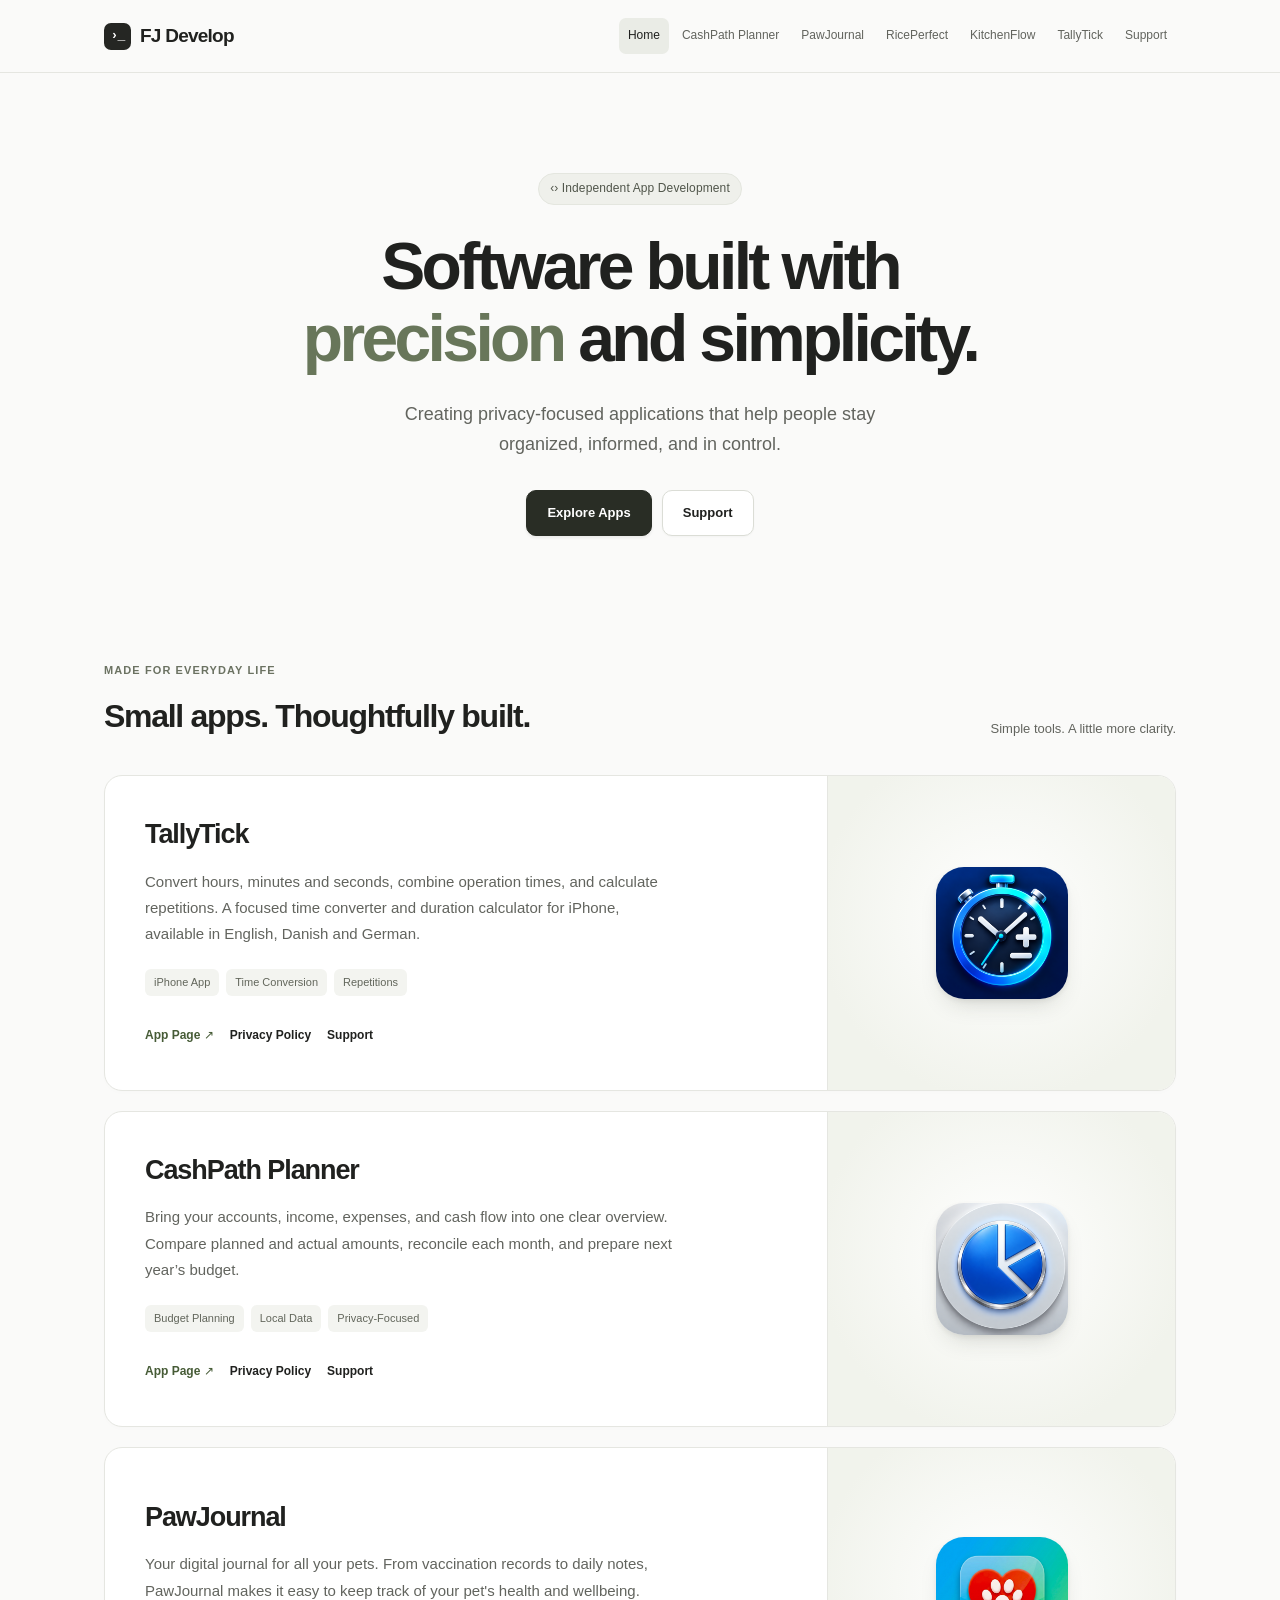
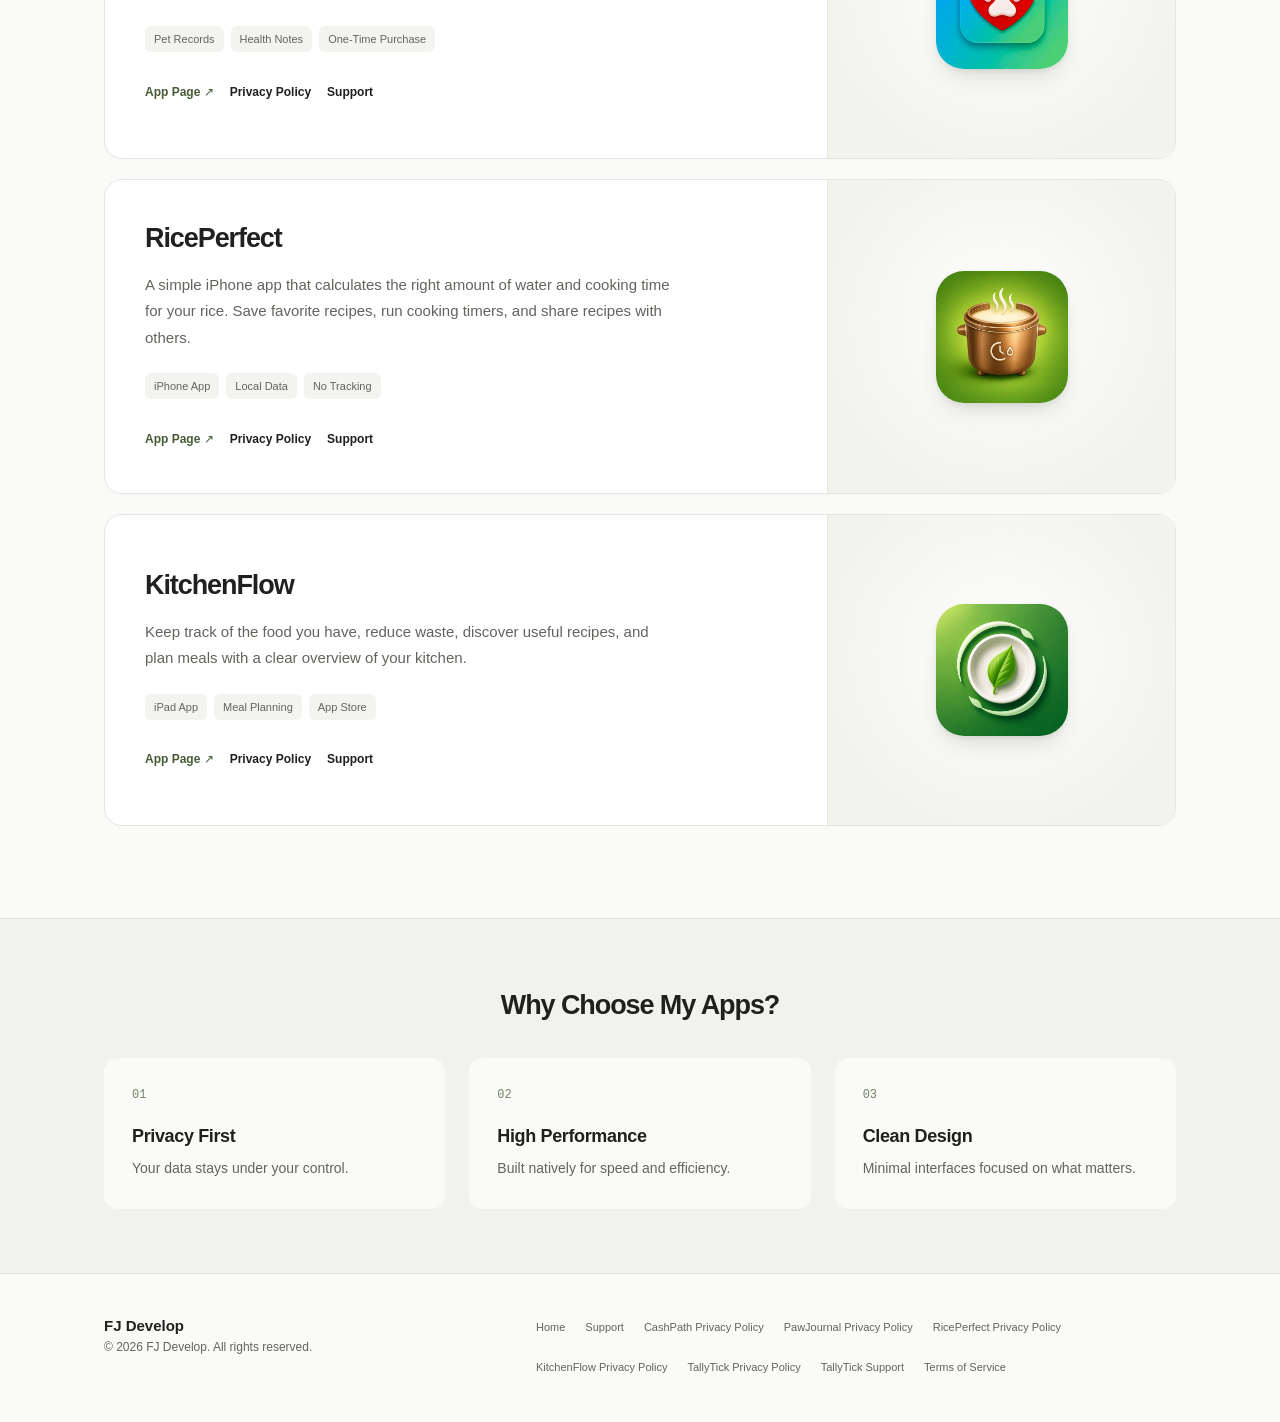
<file: index.html>
<!DOCTYPE html>
<html lang="en">
<head>
<meta charset="UTF-8">
<meta name="viewport" content="width=device-width, initial-scale=1.0">
<title>FJ Develop</title>
<meta name="description" content="FJ Develop creates privacy-focused applications with clean, modern design.">
<link rel="stylesheet" href="css/style.css">
<script defer src="js/main.js"></script>
</head>
<body>
<a class="skip-link" href="#main">Skip to content</a>
<header class="header">
  <nav class="nav" aria-label="Main navigation">
    <a class="logo" href="index.html"><span class="logo-mark">›_</span>FJ Develop</a>
    <div class="nav-links">
      <a href="index.html" class="active">Home</a>
<a href="cashpath.html" class="">CashPath Planner</a>
<a href="pawjournal.html" class="">PawJournal</a>
<a href="riceperfect.html" class="">RicePerfect</a>
<a href="kitchenflow.html" class="">KitchenFlow</a>
<a href="tallytick.html">TallyTick</a>
<a href="support.html" class="">Support</a>
    </div>
  </nav>
</header>

<main id="main">
<section class="hero">
  <div class="badge">‹› Independent App Development</div>
  <h1>Software built with <em>precision</em> and simplicity.</h1>
  <p>Creating privacy-focused applications that help people stay organized, informed, and in control.</p>
  <div class="actions">
    <a class="button primary" href="#apps">Explore Apps</a>
    <a class="button" href="support.html">Support</a>
  </div>
</section>

<section class="container section" id="apps" aria-labelledby="apps-title">
  <div class="section-heading"><div><span class="eyebrow">Made for everyday life</span><h2 id="apps-title">Small apps. Thoughtfully built.</h2></div><p>Simple tools. A little more clarity.</p></div>
  <div class="app-grid">
    <article class="panel app-card">
      <h2>TallyTick</h2>
      <p>Convert hours, minutes and seconds, combine operation times, and calculate repetitions. A focused time converter and duration calculator for iPhone, available in English, Danish and German.</p>
      <div class="tags"><span class="tag">iPhone App</span><span class="tag">Time Conversion</span><span class="tag">Repetitions</span></div>
      <div class="mini-links"><a href="tallytick.html">App Page ↗</a><a href="privacy-tallytick.html">Privacy Policy</a><a href="support-tallytick.html">Support</a></div>
    </article>
    <div class="panel icon-panel"><img class="app-icon" src="assets/tallytick-icon.png" width="170" height="170" alt="TallyTick app icon"></div>
  </div>
  <div class="app-grid">
    <article class="panel app-card">
      <h2>CashPath Planner</h2>
      <p>Bring your accounts, income, expenses, and cash flow into one clear overview. Compare planned and actual amounts, reconcile each month, and prepare next year’s budget.</p>
      <div class="tags"><span class="tag">Budget Planning</span><span class="tag">Local Data</span><span class="tag">Privacy-Focused</span></div>
      <div class="mini-links">
        <a href="cashpath.html">App Page ↗</a>
        <a href="privacy-cashpath.html">Privacy Policy</a>
        <a href="support.html">Support</a>
      </div>
    </article>
    <div class="panel icon-panel"><img class="app-icon" src="assets/cashpath-icon-1024.png" alt="CashPath Planner app icon"></div>
  </div>

  <div class="app-grid reverse">
    <article class="panel app-card">
      <h2>PawJournal</h2>
      <p>Your digital journal for all your pets. From vaccination records to daily notes, PawJournal makes it easy to keep track of your pet's health and wellbeing.</p>
      <div class="tags"><span class="tag">Pet Records</span><span class="tag">Health Notes</span><span class="tag">One-Time Purchase</span></div>
      <div class="mini-links">
        <a href="pawjournal.html">App Page ↗</a>
        <a href="privacy-pawjournal.html">Privacy Policy</a>
        <a href="support.html">Support</a>
      </div>
    </article>
    <div class="panel icon-panel"><img class="app-icon" src="assets/pawjournal-icon.png" alt="PawJournal app icon"></div>
  </div>

  <div class="app-grid">
    <article class="panel app-card">
      <h2>RicePerfect</h2>
      <p>A simple iPhone app that calculates the right amount of water and cooking time for your rice. Save favorite recipes, run cooking timers, and share recipes with others.</p>
      <div class="tags"><span class="tag">iPhone App</span><span class="tag">Local Data</span><span class="tag">No Tracking</span></div>
      <div class="mini-links">
        <a href="riceperfect.html">App Page ↗</a>
        <a href="privacy-riceperfect.html">Privacy Policy</a>
        <a href="support.html">Support</a>
      </div>
    </article>
    <div class="panel icon-panel"><img class="app-icon" src="assets/riceperfect-icon.png" alt="RicePerfect app icon"></div>
  </div>

  <div class="app-grid reverse">
    <article class="panel app-card">
      <h2>KitchenFlow</h2>
      <p>Keep track of the food you have, reduce waste, discover useful recipes, and plan meals with a clear overview of your kitchen.</p>
      <div class="tags"><span class="tag">iPad App</span><span class="tag">Meal Planning</span><span class="tag">App Store</span></div>
      <div class="mini-links">
        <a href="kitchenflow.html">App Page ↗</a>
        <a href="privacy-kitchenflow.html">Privacy Policy</a>
        <a href="support.html">Support</a>
      </div>
    </article>
    <div class="panel icon-panel"><img class="app-icon" src="assets/kitchenflow-icon.png" alt="KitchenFlow app icon"></div>
  </div>
</section>

<section class="benefits-wrap">
  <div class="container">
    <h2 class="center-title">Why Choose My Apps?</h2>
    <div class="benefits">
      <div class="benefit"><div class="ico" aria-hidden="true">01</div><h3>Privacy First</h3><p>Your data stays under your control.</p></div>
      <div class="benefit"><div class="ico" aria-hidden="true">02</div><h3>High Performance</h3><p>Built natively for speed and efficiency.</p></div>
      <div class="benefit"><div class="ico" aria-hidden="true">03</div><h3>Clean Design</h3><p>Minimal interfaces focused on what matters.</p></div>
    </div>
  </div>
</section>
</main>

<footer class="footer">
  <div class="container">
    <div><strong>FJ Develop</strong><br>© 2026 FJ Develop. All rights reserved.</div>
    <div class="footer-links">
      <a href="index.html">Home</a>
      <a href="support.html">Support</a>
      <a href="privacy-cashpath.html">CashPath Privacy Policy</a>
      <a href="privacy-pawjournal.html">PawJournal Privacy Policy</a>
      <a href="privacy-riceperfect.html">RicePerfect Privacy Policy</a>
      <a href="privacy-kitchenflow.html">KitchenFlow Privacy Policy</a>
      <a href="privacy-tallytick.html">TallyTick Privacy Policy</a>
      <a href="support-tallytick.html">TallyTick Support</a>
      <a href="terms.html">Terms of Service</a>
    </div>
  </div>
</footer>
</body>
</html>
</file>
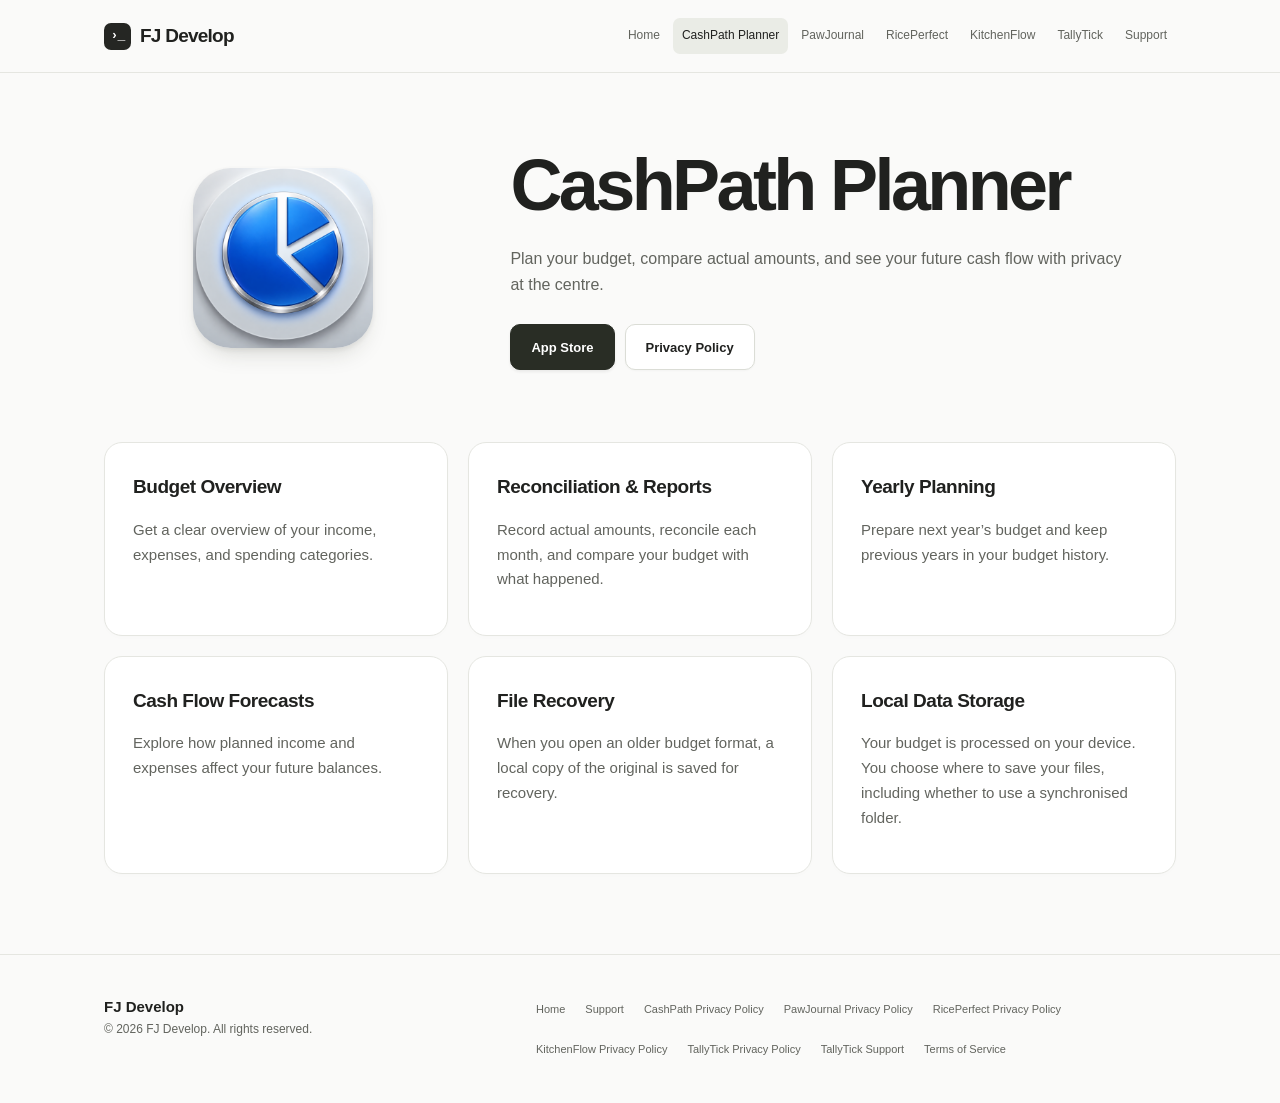
<file: cashpath.html>
<!DOCTYPE html>
<html lang="en">
<head>
<meta charset="UTF-8">
<meta name="viewport" content="width=device-width, initial-scale=1.0">
<title>CashPath Planner | FJ Develop</title>
<meta name="description" content="FJ Develop creates privacy-focused applications with clean, modern design.">
<link rel="stylesheet" href="css/style.css">
<script defer src="js/main.js"></script>
</head>
<body>
<a class="skip-link" href="#main">Skip to content</a>
<header class="header">
  <nav class="nav" aria-label="Main navigation">
    <a class="logo" href="index.html"><span class="logo-mark">›_</span>FJ Develop</a>
    <div class="nav-links">
      <a href="index.html" class="">Home</a>
<a href="cashpath.html" class="active">CashPath Planner</a>
<a href="pawjournal.html" class="">PawJournal</a>
<a href="riceperfect.html" class="">RicePerfect</a>
<a href="kitchenflow.html" class="">KitchenFlow</a>
<a href="tallytick.html">TallyTick</a>
<a href="support.html" class="">Support</a>
    </div>
  </nav>
</header>

<main id="main" class="container">
<section class="app-detail">
  <div><img class="app-icon" src="assets/cashpath-icon-1024.png" alt="CashPath Planner app icon"></div>
  <div>
    <h1>CashPath Planner</h1>
    <p>Plan your budget, compare actual amounts, and see your future cash flow with privacy at the centre.</p>
    <div class="actions">
      <a class="button primary" href="#">App Store</a>
      <a class="button" href="privacy-cashpath.html">Privacy Policy</a>
    </div>
  </div>
</section>

<section class="feature-list">
  <div class="feature"><h3>Budget Overview</h3><p>Get a clear overview of your income, expenses, and spending categories.</p></div>
  <div class="feature"><h3>Reconciliation & Reports</h3><p>Record actual amounts, reconcile each month, and compare your budget with what happened.</p></div>
  <div class="feature"><h3>Yearly Planning</h3><p>Prepare next year’s budget and keep previous years in your budget history.</p></div>
  <div class="feature"><h3>Cash Flow Forecasts</h3><p>Explore how planned income and expenses affect your future balances.</p></div>
  <div class="feature"><h3>File Recovery</h3><p>When you open an older budget format, a local copy of the original is saved for recovery.</p></div>
  <div class="feature"><h3>Local Data Storage</h3><p>Your budget is processed on your device. You choose where to save your files, including whether to use a synchronised folder.</p></div>
</section>
</main>

<footer class="footer">
  <div class="container">
    <div><strong>FJ Develop</strong><br>© 2026 FJ Develop. All rights reserved.</div>
    <div class="footer-links">
      <a href="index.html">Home</a>
      <a href="support.html">Support</a>
      <a href="privacy-cashpath.html">CashPath Privacy Policy</a>
      <a href="privacy-pawjournal.html">PawJournal Privacy Policy</a>
      <a href="privacy-riceperfect.html">RicePerfect Privacy Policy</a>
      <a href="privacy-kitchenflow.html">KitchenFlow Privacy Policy</a>
      <a href="privacy-tallytick.html">TallyTick Privacy Policy</a>
      <a href="support-tallytick.html">TallyTick Support</a>
      <a href="terms.html">Terms of Service</a>
    </div>
  </div>
</footer>
</body>
</html>
</file>
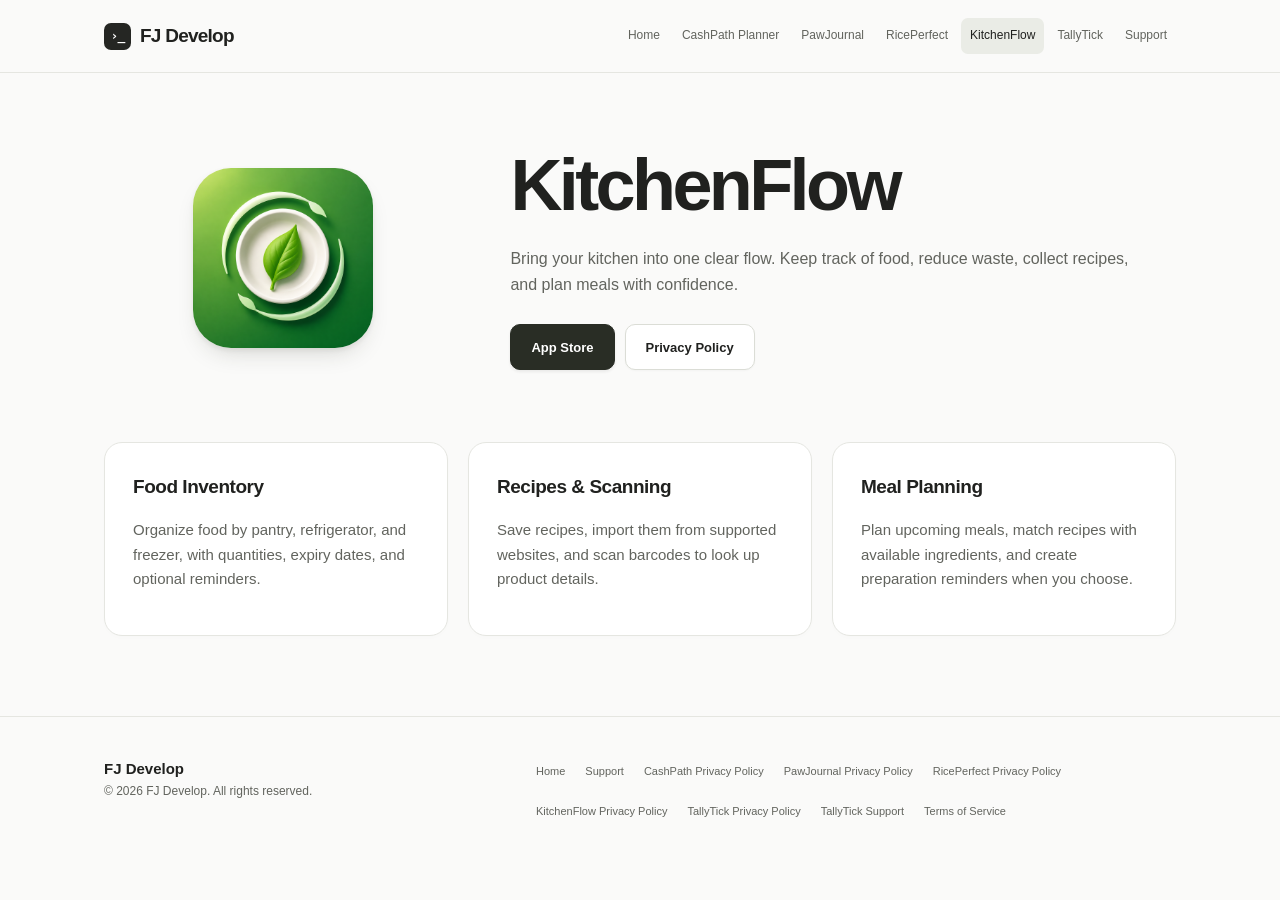
<file: kitchenflow.html>
<!DOCTYPE html>
<html lang="en">
<head>
<meta charset="UTF-8">
<meta name="viewport" content="width=device-width, initial-scale=1.0">
<title>KitchenFlow | FJ Develop</title>
<meta name="description" content="KitchenFlow helps you manage food, reduce waste, save recipes, and plan meals from your iPad.">
<link rel="stylesheet" href="css/style.css">
<script defer src="js/main.js"></script>
</head>
<body>
<a class="skip-link" href="#main">Skip to content</a>
<header class="header">
  <nav class="nav" aria-label="Main navigation">
    <a class="logo" href="index.html"><span class="logo-mark">›_</span>FJ Develop</a>
    <div class="nav-links">
      <a href="index.html" class="">Home</a>
      <a href="cashpath.html" class="">CashPath Planner</a>
      <a href="pawjournal.html" class="">PawJournal</a>
      <a href="riceperfect.html" class="">RicePerfect</a>
      <a href="kitchenflow.html" class="active">KitchenFlow</a>
      <a href="tallytick.html">TallyTick</a>
<a href="support.html" class="">Support</a>
    </div>
  </nav>
</header>

<main id="main" class="container">
<section class="app-detail">
  <div><img class="app-icon" src="assets/kitchenflow-icon.png" alt="KitchenFlow app icon"></div>
  <div>
    <h1>KitchenFlow</h1>
    <p>Bring your kitchen into one clear flow. Keep track of food, reduce waste, collect recipes, and plan meals with confidence.</p>
    <div class="actions">
      <span class="button primary" aria-disabled="true">App Store</span>
      <a class="button" href="privacy-kitchenflow.html">Privacy Policy</a>
    </div>
  </div>
</section>

<section class="feature-list">
  <div class="feature"><h3>Food Inventory</h3><p>Organize food by pantry, refrigerator, and freezer, with quantities, expiry dates, and optional reminders.</p></div>
  <div class="feature"><h3>Recipes & Scanning</h3><p>Save recipes, import them from supported websites, and scan barcodes to look up product details.</p></div>
  <div class="feature"><h3>Meal Planning</h3><p>Plan upcoming meals, match recipes with available ingredients, and create preparation reminders when you choose.</p></div>
</section>
</main>

<footer class="footer">
  <div class="container">
    <div><strong>FJ Develop</strong><br>© 2026 FJ Develop. All rights reserved.</div>
    <div class="footer-links">
      <a href="index.html">Home</a>
      <a href="support.html">Support</a>
      <a href="privacy-cashpath.html">CashPath Privacy Policy</a>
      <a href="privacy-pawjournal.html">PawJournal Privacy Policy</a>
      <a href="privacy-riceperfect.html">RicePerfect Privacy Policy</a>
      <a href="privacy-kitchenflow.html">KitchenFlow Privacy Policy</a>
      <a href="privacy-tallytick.html">TallyTick Privacy Policy</a>
      <a href="support-tallytick.html">TallyTick Support</a>
      <a href="terms.html">Terms of Service</a>
    </div>
  </div>
</footer>
</body>
</html>
</file>
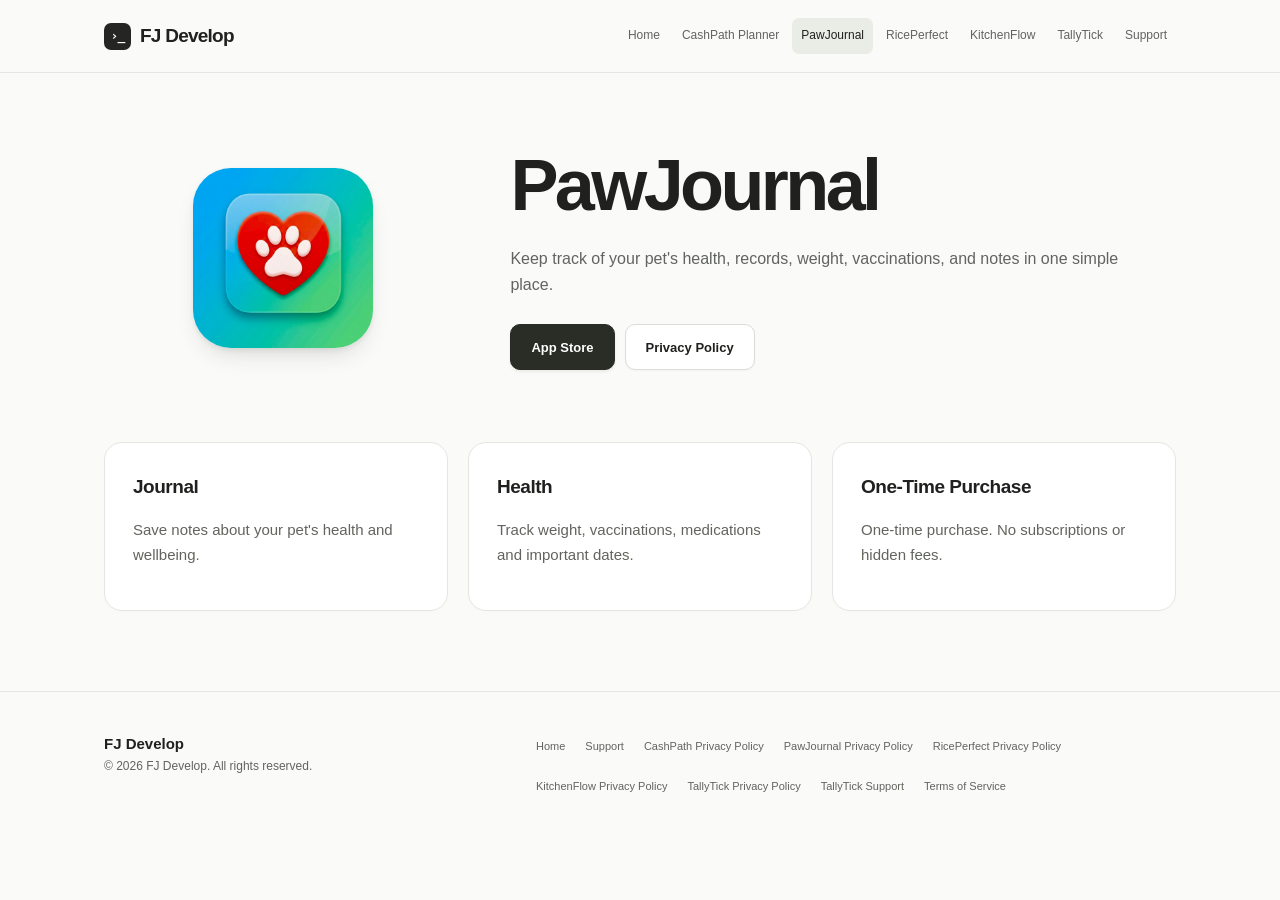
<file: pawjournal.html>
<!DOCTYPE html>
<html lang="en">
<head>
<meta charset="UTF-8">
<meta name="viewport" content="width=device-width, initial-scale=1.0">
<title>PawJournal | FJ Develop</title>
<meta name="description" content="FJ Develop creates privacy-focused applications with clean, modern design.">
<link rel="stylesheet" href="css/style.css">
<script defer src="js/main.js"></script>
</head>
<body>
<a class="skip-link" href="#main">Skip to content</a>
<header class="header">
  <nav class="nav" aria-label="Main navigation">
    <a class="logo" href="index.html"><span class="logo-mark">›_</span>FJ Develop</a>
    <div class="nav-links">
      <a href="index.html" class="">Home</a>
<a href="cashpath.html" class="">CashPath Planner</a>
<a href="pawjournal.html" class="active">PawJournal</a>
<a href="riceperfect.html" class="">RicePerfect</a>
<a href="kitchenflow.html" class="">KitchenFlow</a>
<a href="tallytick.html">TallyTick</a>
<a href="support.html" class="">Support</a>
    </div>
  </nav>
</header>

<main id="main" class="container">
<section class="app-detail">
  <div><img class="app-icon" src="assets/pawjournal-icon.png" alt="PawJournal app icon"></div>
  <div>
    <h1>PawJournal</h1>
    <p>Keep track of your pet's health, records, weight, vaccinations, and notes in one simple place.</p>
    <div class="actions">
      <a class="button primary" href="#">App Store</a>
      <a class="button" href="privacy-pawjournal.html">Privacy Policy</a>
    </div>
  </div>
</section>

<section class="feature-list">
  <div class="feature"><h3>Journal</h3><p>Save notes about your pet's health and wellbeing.</p></div>
  <div class="feature"><h3>Health</h3><p>Track weight, vaccinations, medications and important dates.</p></div>
  <div class="feature"><h3>One-Time Purchase</h3><p>One-time purchase. No subscriptions or hidden fees.</p></div>
</section>
</main>

<footer class="footer">
  <div class="container">
    <div><strong>FJ Develop</strong><br>© 2026 FJ Develop. All rights reserved.</div>
    <div class="footer-links">
      <a href="index.html">Home</a>
      <a href="support.html">Support</a>
      <a href="privacy-cashpath.html">CashPath Privacy Policy</a>
      <a href="privacy-pawjournal.html">PawJournal Privacy Policy</a>
      <a href="privacy-riceperfect.html">RicePerfect Privacy Policy</a>
      <a href="privacy-kitchenflow.html">KitchenFlow Privacy Policy</a>
      <a href="privacy-tallytick.html">TallyTick Privacy Policy</a>
      <a href="support-tallytick.html">TallyTick Support</a>
      <a href="terms.html">Terms of Service</a>
    </div>
  </div>
</footer>
</body>
</html>
</file>
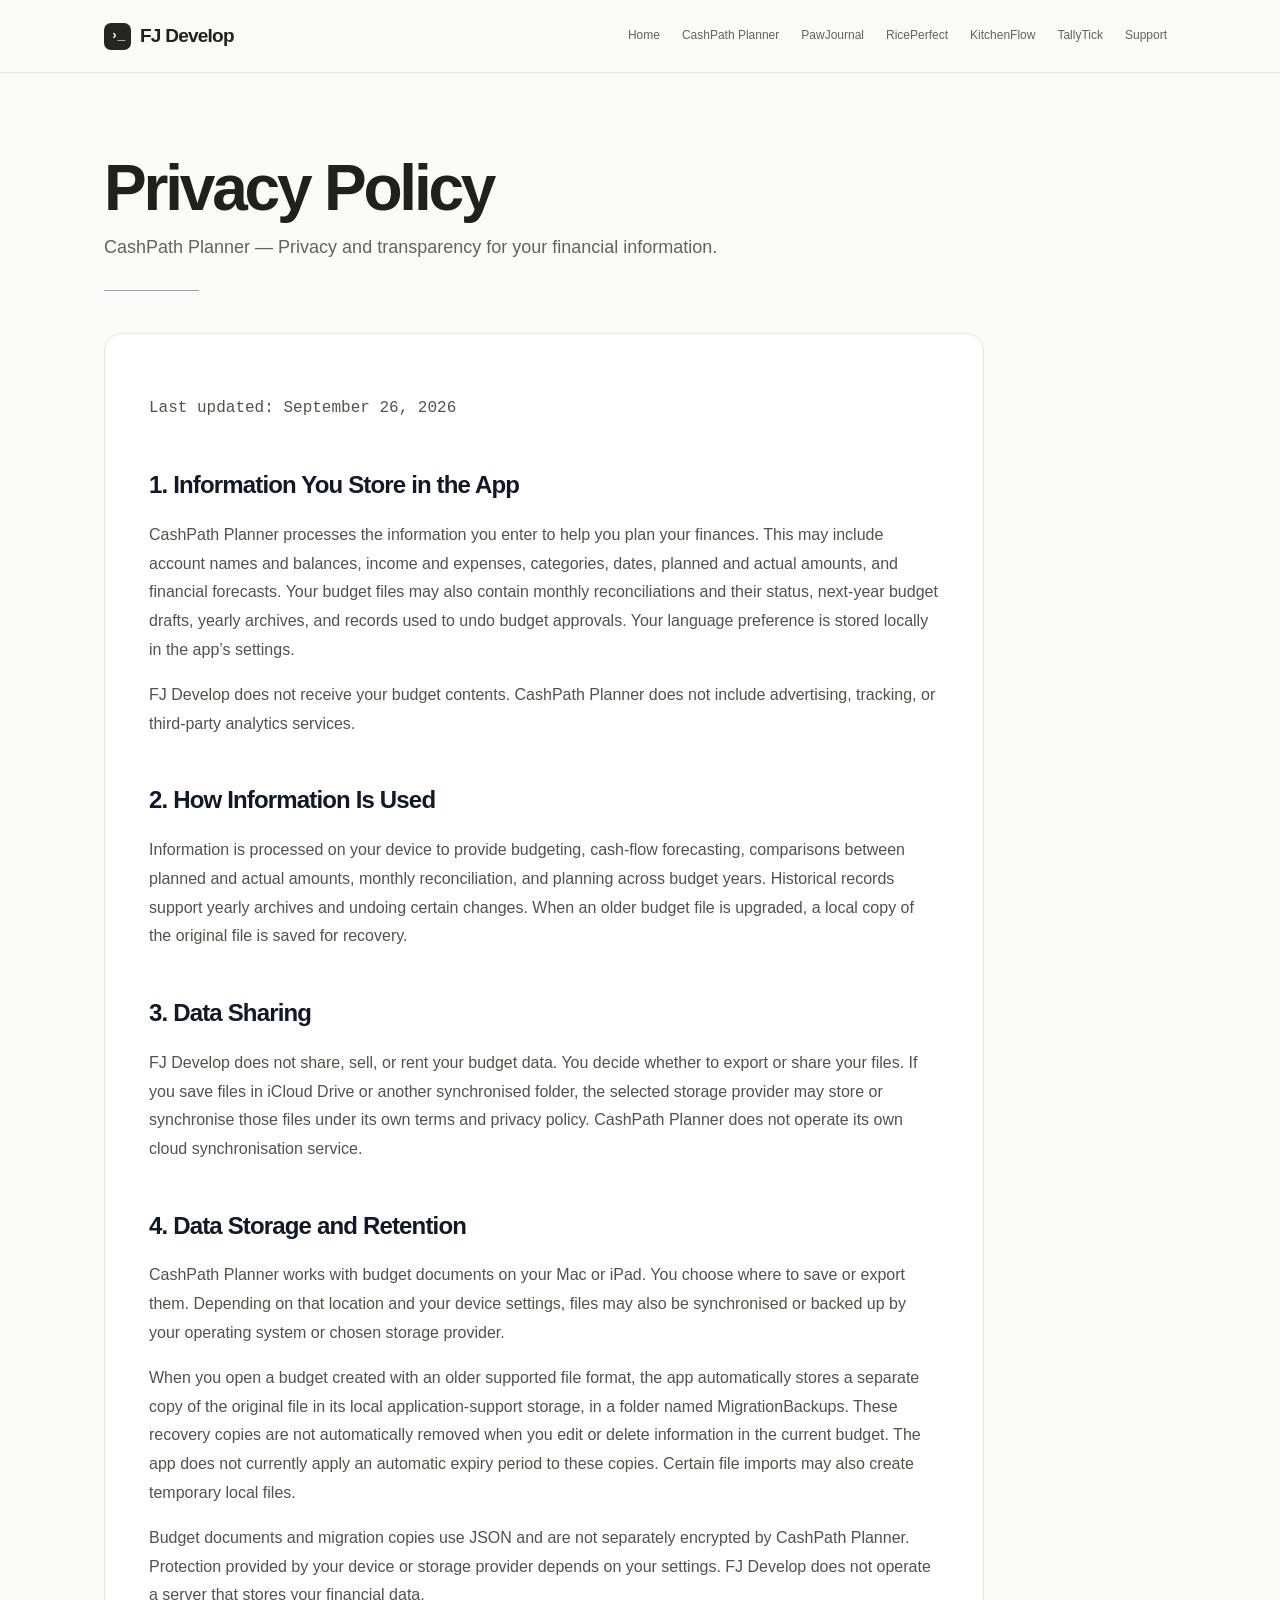
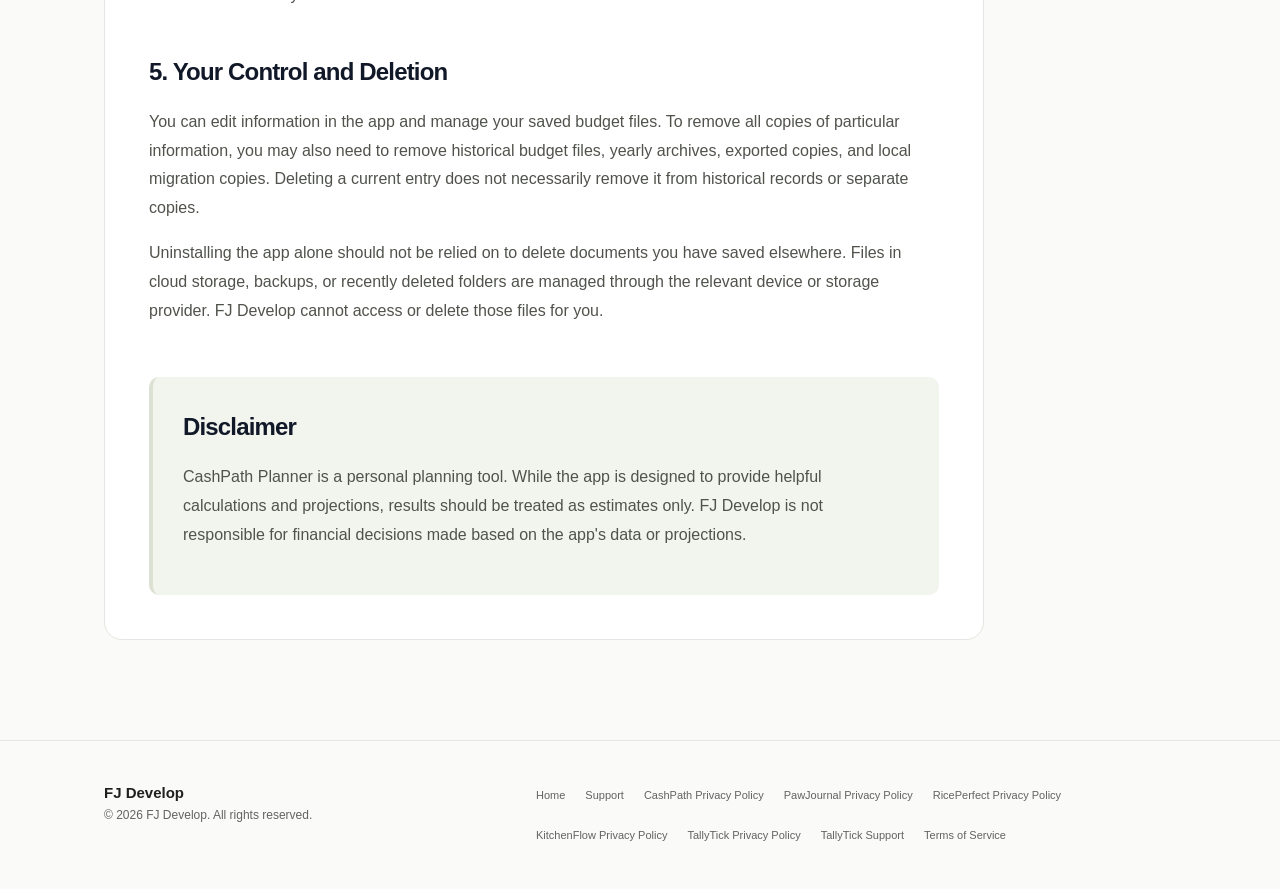
<file: privacy-cashpath.html>
<!DOCTYPE html>
<html lang="en">
<head>
<meta charset="UTF-8">
<meta name="viewport" content="width=device-width, initial-scale=1.0">
<title>CashPath Privacy Policy | FJ Develop</title>
<meta name="description" content="FJ Develop creates privacy-focused applications with clean, modern design.">
<link rel="stylesheet" href="css/style.css">
<script defer src="js/main.js"></script>
</head>
<body>
<a class="skip-link" href="#main">Skip to content</a>
<header class="header">
  <nav class="nav" aria-label="Main navigation">
    <a class="logo" href="index.html"><span class="logo-mark">›_</span>FJ Develop</a>
    <div class="nav-links">
      <a href="index.html" class="">Home</a>
<a href="cashpath.html" class="">CashPath Planner</a>
<a href="pawjournal.html" class="">PawJournal</a>
<a href="riceperfect.html" class="">RicePerfect</a>
<a href="kitchenflow.html" class="">KitchenFlow</a>
<a href="tallytick.html">TallyTick</a>
<a href="support.html" class="">Support</a>
    </div>
  </nav>
</header>

<main id="main" class="container">
  <section class="page-hero">
    <h1>Privacy Policy</h1>
    <p>CashPath Planner — Privacy and transparency for your financial information.</p>
    <div class="rule"></div>
  </section>

  <article class="doc-card">
    <p class="updated">Last updated: September 26, 2026</p>

    <h2>1. Information You Store in the App</h2>

    <p>CashPath Planner processes the information you enter to help you plan your finances. This may include account names and balances, income and expenses, categories, dates, planned and actual amounts, and financial forecasts. Your budget files may also contain monthly reconciliations and their status, next-year budget drafts, yearly archives, and records used to undo budget approvals. Your language preference is stored locally in the app’s settings.</p>

    <p>FJ Develop does not receive your budget contents. CashPath Planner does not include advertising, tracking, or third-party analytics services.</p>

    <h2>2. How Information Is Used</h2>

    <p>Information is processed on your device to provide budgeting, cash-flow forecasting, comparisons between planned and actual amounts, monthly reconciliation, and planning across budget years. Historical records support yearly archives and undoing certain changes. When an older budget file is upgraded, a local copy of the original file is saved for recovery.</p>

    <h2>3. Data Sharing</h2>

    <p>FJ Develop does not share, sell, or rent your budget data. You decide whether to export or share your files. If you save files in iCloud Drive or another synchronised folder, the selected storage provider may store or synchronise those files under its own terms and privacy policy. CashPath Planner does not operate its own cloud synchronisation service.</p>

    <h2>4. Data Storage and Retention</h2>

    <p>CashPath Planner works with budget documents on your Mac or iPad. You choose where to save or export them. Depending on that location and your device settings, files may also be synchronised or backed up by your operating system or chosen storage provider.</p>

    <p>When you open a budget created with an older supported file format, the app automatically stores a separate copy of the original file in its local application-support storage, in a folder named MigrationBackups. These recovery copies are not automatically removed when you edit or delete information in the current budget. The app does not currently apply an automatic expiry period to these copies. Certain file imports may also create temporary local files.</p>

    <p>Budget documents and migration copies use JSON and are not separately encrypted by CashPath Planner. Protection provided by your device or storage provider depends on your settings. FJ Develop does not operate a server that stores your financial data.</p>

    <h2>5. Your Control and Deletion</h2>

    <p>You can edit information in the app and manage your saved budget files. To remove all copies of particular information, you may also need to remove historical budget files, yearly archives, exported copies, and local migration copies. Deleting a current entry does not necessarily remove it from historical records or separate copies.</p>

    <p>Uninstalling the app alone should not be relied on to delete documents you have saved elsewhere. Files in cloud storage, backups, or recently deleted folders are managed through the relevant device or storage provider. FJ Develop cannot access or delete those files for you.</p>

    <div class="notice">
      <h2>Disclaimer</h2>
      <p>CashPath Planner is a personal planning tool. While the app is designed to provide helpful calculations and projections, results should be treated as estimates only. FJ Develop is not responsible for financial decisions made based on the app's data or projections.</p>
    </div>
  </article>
</main>

<footer class="footer">
  <div class="container">
    <div><strong>FJ Develop</strong><br>© 2026 FJ Develop. All rights reserved.</div>
    <div class="footer-links">
      <a href="index.html">Home</a>
      <a href="support.html">Support</a>
      <a href="privacy-cashpath.html">CashPath Privacy Policy</a>
      <a href="privacy-pawjournal.html">PawJournal Privacy Policy</a>
      <a href="privacy-riceperfect.html">RicePerfect Privacy Policy</a>
      <a href="privacy-kitchenflow.html">KitchenFlow Privacy Policy</a>
      <a href="privacy-tallytick.html">TallyTick Privacy Policy</a>
      <a href="support-tallytick.html">TallyTick Support</a>
      <a href="terms.html">Terms of Service</a>
    </div>
  </div>
</footer>
</body>
</html>
</file>
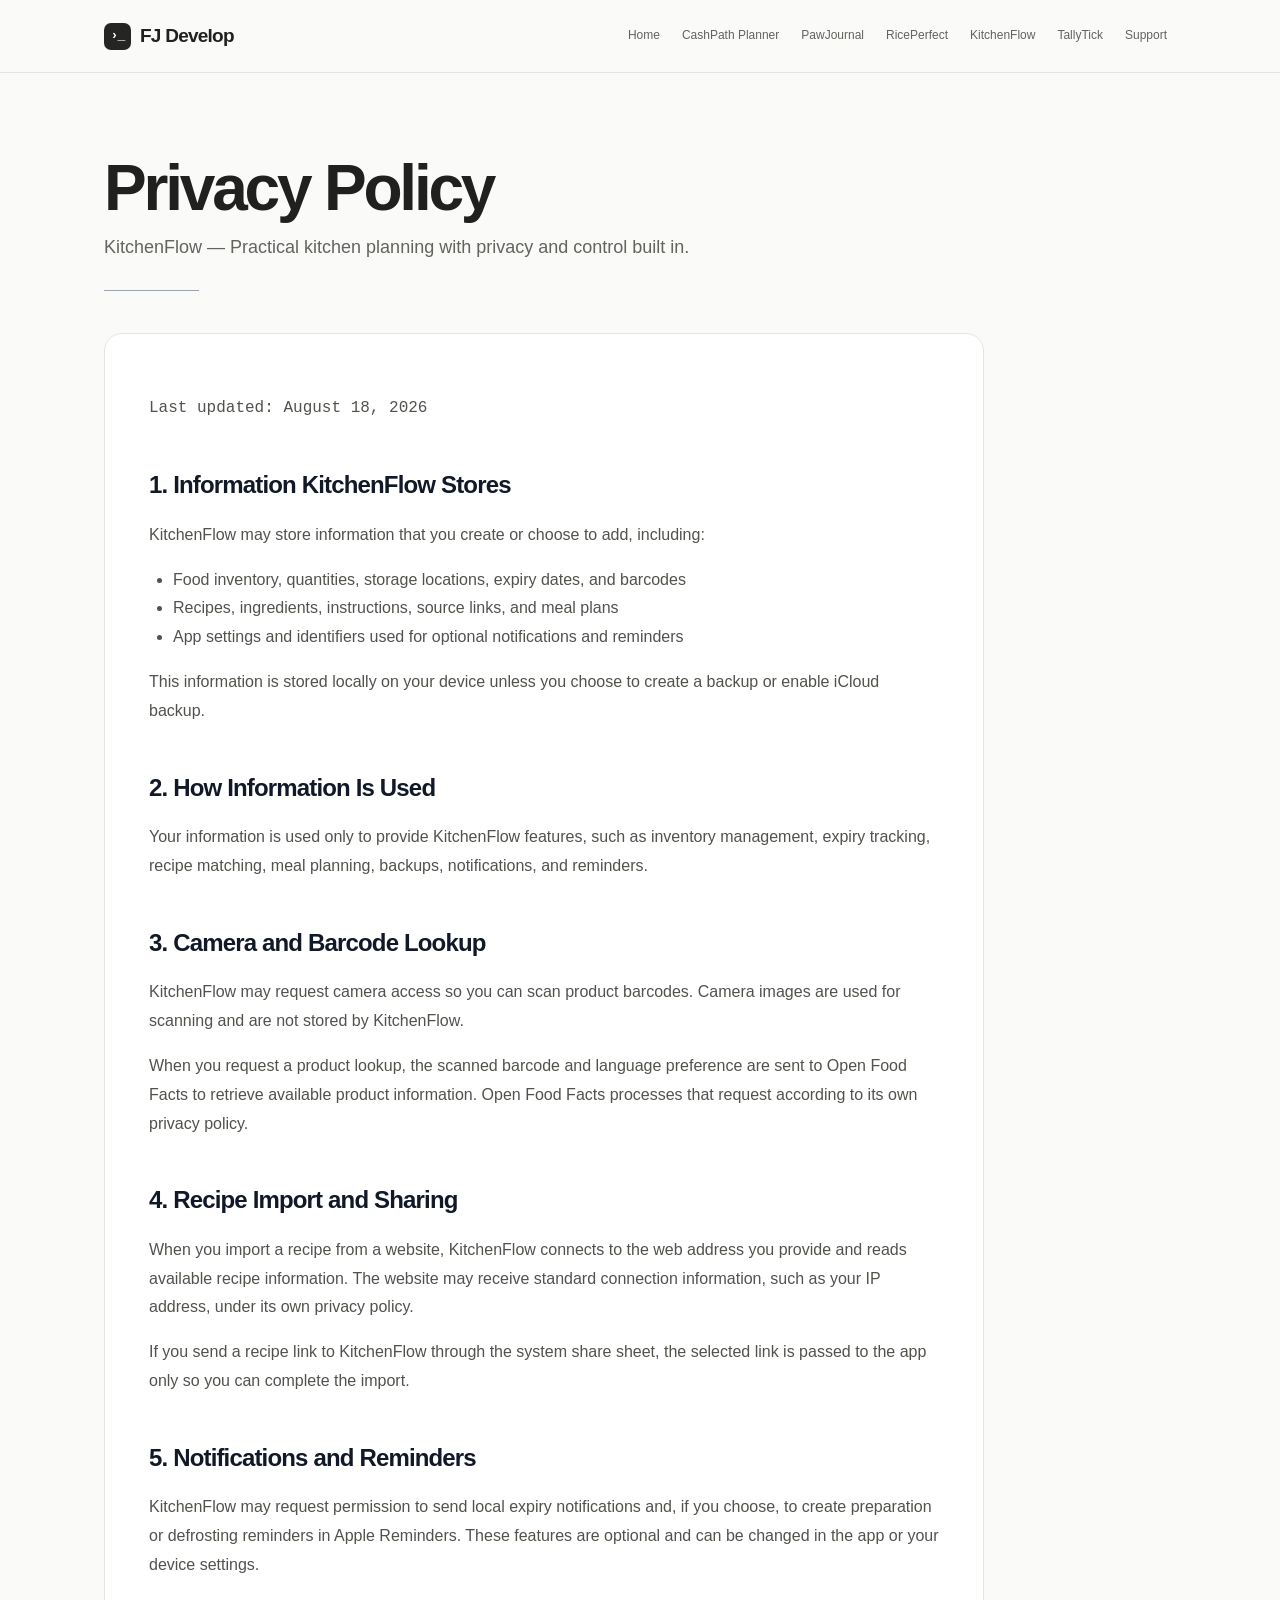
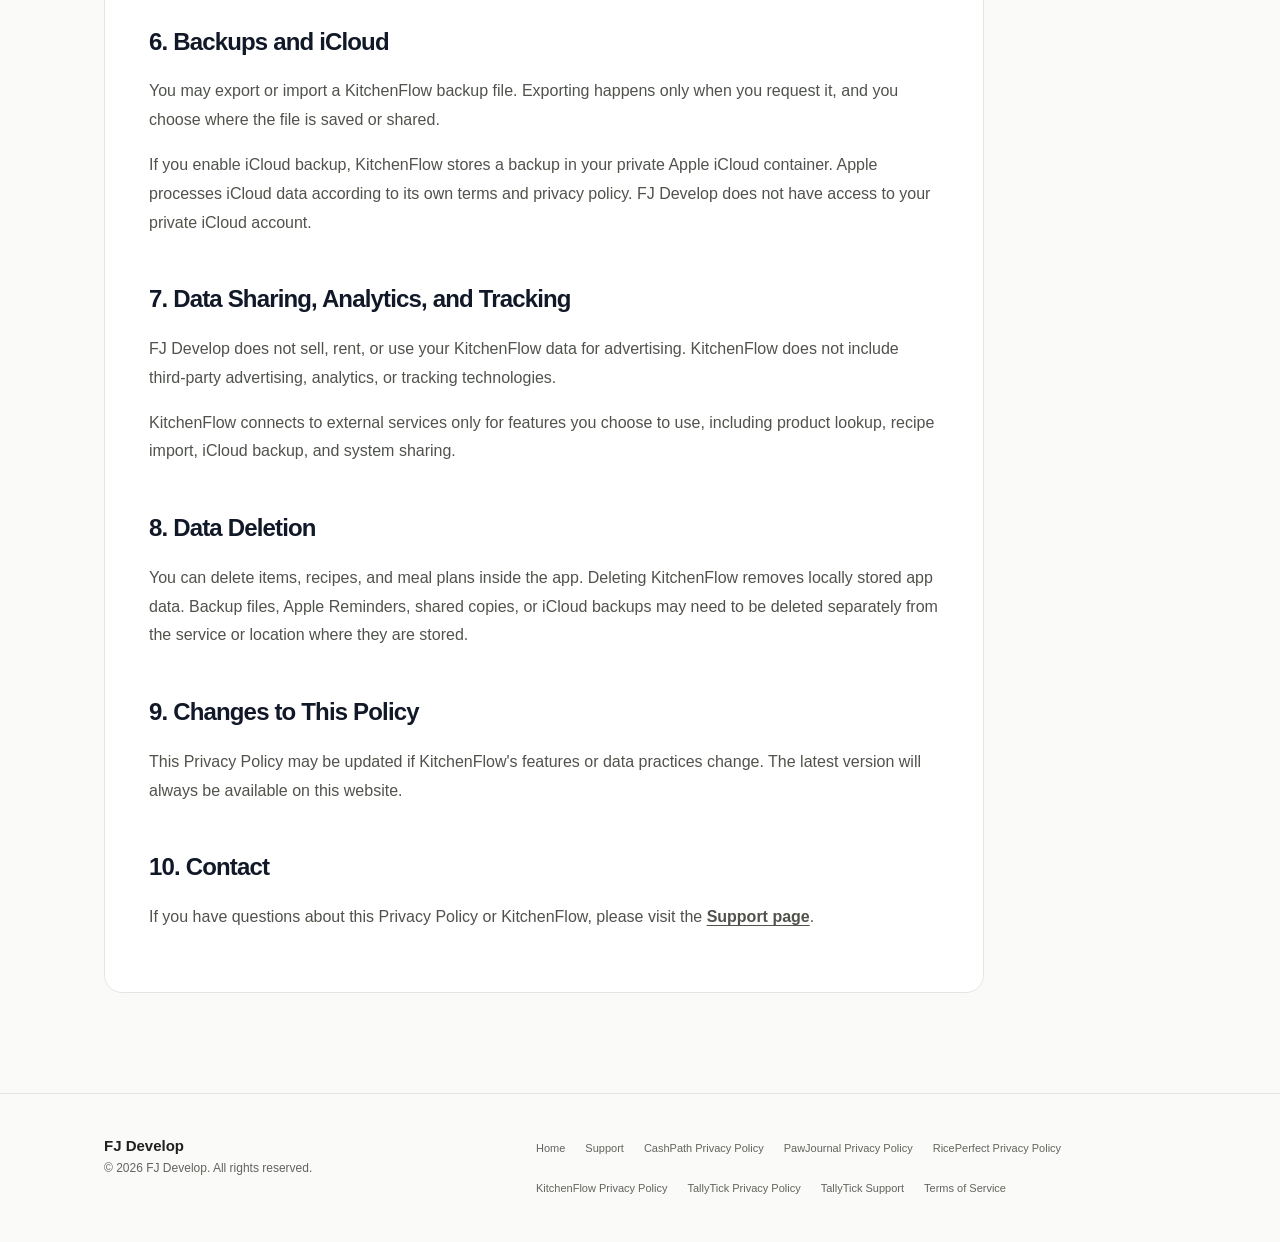
<file: privacy-kitchenflow.html>
<!DOCTYPE html>
<html lang="en">
<head>
<meta charset="UTF-8">
<meta name="viewport" content="width=device-width, initial-scale=1.0">
<title>KitchenFlow Privacy Policy | FJ Develop</title>
<meta name="description" content="Learn how KitchenFlow stores kitchen data, uses optional device permissions, and connects to services only when needed.">
<link rel="stylesheet" href="css/style.css">
<script defer src="js/main.js"></script>
</head>
<body>
<a class="skip-link" href="#main">Skip to content</a>
<header class="header">
  <nav class="nav" aria-label="Main navigation">
    <a class="logo" href="index.html"><span class="logo-mark">›_</span>FJ Develop</a>
    <div class="nav-links">
      <a href="index.html" class="">Home</a>
      <a href="cashpath.html" class="">CashPath Planner</a>
      <a href="pawjournal.html" class="">PawJournal</a>
      <a href="riceperfect.html" class="">RicePerfect</a>
      <a href="kitchenflow.html" class="">KitchenFlow</a>
      <a href="tallytick.html">TallyTick</a>
<a href="support.html" class="">Support</a>
    </div>
  </nav>
</header>

<main id="main" class="container">
  <section class="page-hero">
    <h1>Privacy Policy</h1>
    <p>KitchenFlow — Practical kitchen planning with privacy and control built in.</p>
    <div class="rule"></div>
  </section>

  <article class="doc-card">
    <p class="updated">Last updated: August 18, 2026</p>

    <h2>1. Information KitchenFlow Stores</h2>
    <p>KitchenFlow may store information that you create or choose to add, including:</p>
    <ul class="privacy-list">
      <li>Food inventory, quantities, storage locations, expiry dates, and barcodes</li>
      <li>Recipes, ingredients, instructions, source links, and meal plans</li>
      <li>App settings and identifiers used for optional notifications and reminders</li>
    </ul>
    <p>This information is stored locally on your device unless you choose to create a backup or enable iCloud backup.</p>

    <h2>2. How Information Is Used</h2>
    <p>Your information is used only to provide KitchenFlow features, such as inventory management, expiry tracking, recipe matching, meal planning, backups, notifications, and reminders.</p>

    <h2>3. Camera and Barcode Lookup</h2>
    <p>KitchenFlow may request camera access so you can scan product barcodes. Camera images are used for scanning and are not stored by KitchenFlow.</p>
    <p>When you request a product lookup, the scanned barcode and language preference are sent to Open Food Facts to retrieve available product information. Open Food Facts processes that request according to its own privacy policy.</p>

    <h2>4. Recipe Import and Sharing</h2>
    <p>When you import a recipe from a website, KitchenFlow connects to the web address you provide and reads available recipe information. The website may receive standard connection information, such as your IP address, under its own privacy policy.</p>
    <p>If you send a recipe link to KitchenFlow through the system share sheet, the selected link is passed to the app only so you can complete the import.</p>

    <h2>5. Notifications and Reminders</h2>
    <p>KitchenFlow may request permission to send local expiry notifications and, if you choose, to create preparation or defrosting reminders in Apple Reminders. These features are optional and can be changed in the app or your device settings.</p>

    <h2>6. Backups and iCloud</h2>
    <p>You may export or import a KitchenFlow backup file. Exporting happens only when you request it, and you choose where the file is saved or shared.</p>
    <p>If you enable iCloud backup, KitchenFlow stores a backup in your private Apple iCloud container. Apple processes iCloud data according to its own terms and privacy policy. FJ Develop does not have access to your private iCloud account.</p>

    <h2>7. Data Sharing, Analytics, and Tracking</h2>
    <p>FJ Develop does not sell, rent, or use your KitchenFlow data for advertising. KitchenFlow does not include third-party advertising, analytics, or tracking technologies.</p>
    <p>KitchenFlow connects to external services only for features you choose to use, including product lookup, recipe import, iCloud backup, and system sharing.</p>

    <h2>8. Data Deletion</h2>
    <p>You can delete items, recipes, and meal plans inside the app. Deleting KitchenFlow removes locally stored app data. Backup files, Apple Reminders, shared copies, or iCloud backups may need to be deleted separately from the service or location where they are stored.</p>

    <h2>9. Changes to This Policy</h2>
    <p>This Privacy Policy may be updated if KitchenFlow's features or data practices change. The latest version will always be available on this website.</p>

    <h2>10. Contact</h2>
    <p>If you have questions about this Privacy Policy or KitchenFlow, please visit the <a href="support.html"><strong>Support page</strong></a>.</p>
  </article>
</main>

<footer class="footer">
  <div class="container">
    <div><strong>FJ Develop</strong><br>© 2026 FJ Develop. All rights reserved.</div>
    <div class="footer-links">
      <a href="index.html">Home</a>
      <a href="support.html">Support</a>
      <a href="privacy-cashpath.html">CashPath Privacy Policy</a>
      <a href="privacy-pawjournal.html">PawJournal Privacy Policy</a>
      <a href="privacy-riceperfect.html">RicePerfect Privacy Policy</a>
      <a href="privacy-kitchenflow.html">KitchenFlow Privacy Policy</a>
      <a href="privacy-tallytick.html">TallyTick Privacy Policy</a>
      <a href="support-tallytick.html">TallyTick Support</a>
      <a href="terms.html">Terms of Service</a>
    </div>
  </div>
</footer>
</body>
</html>
</file>
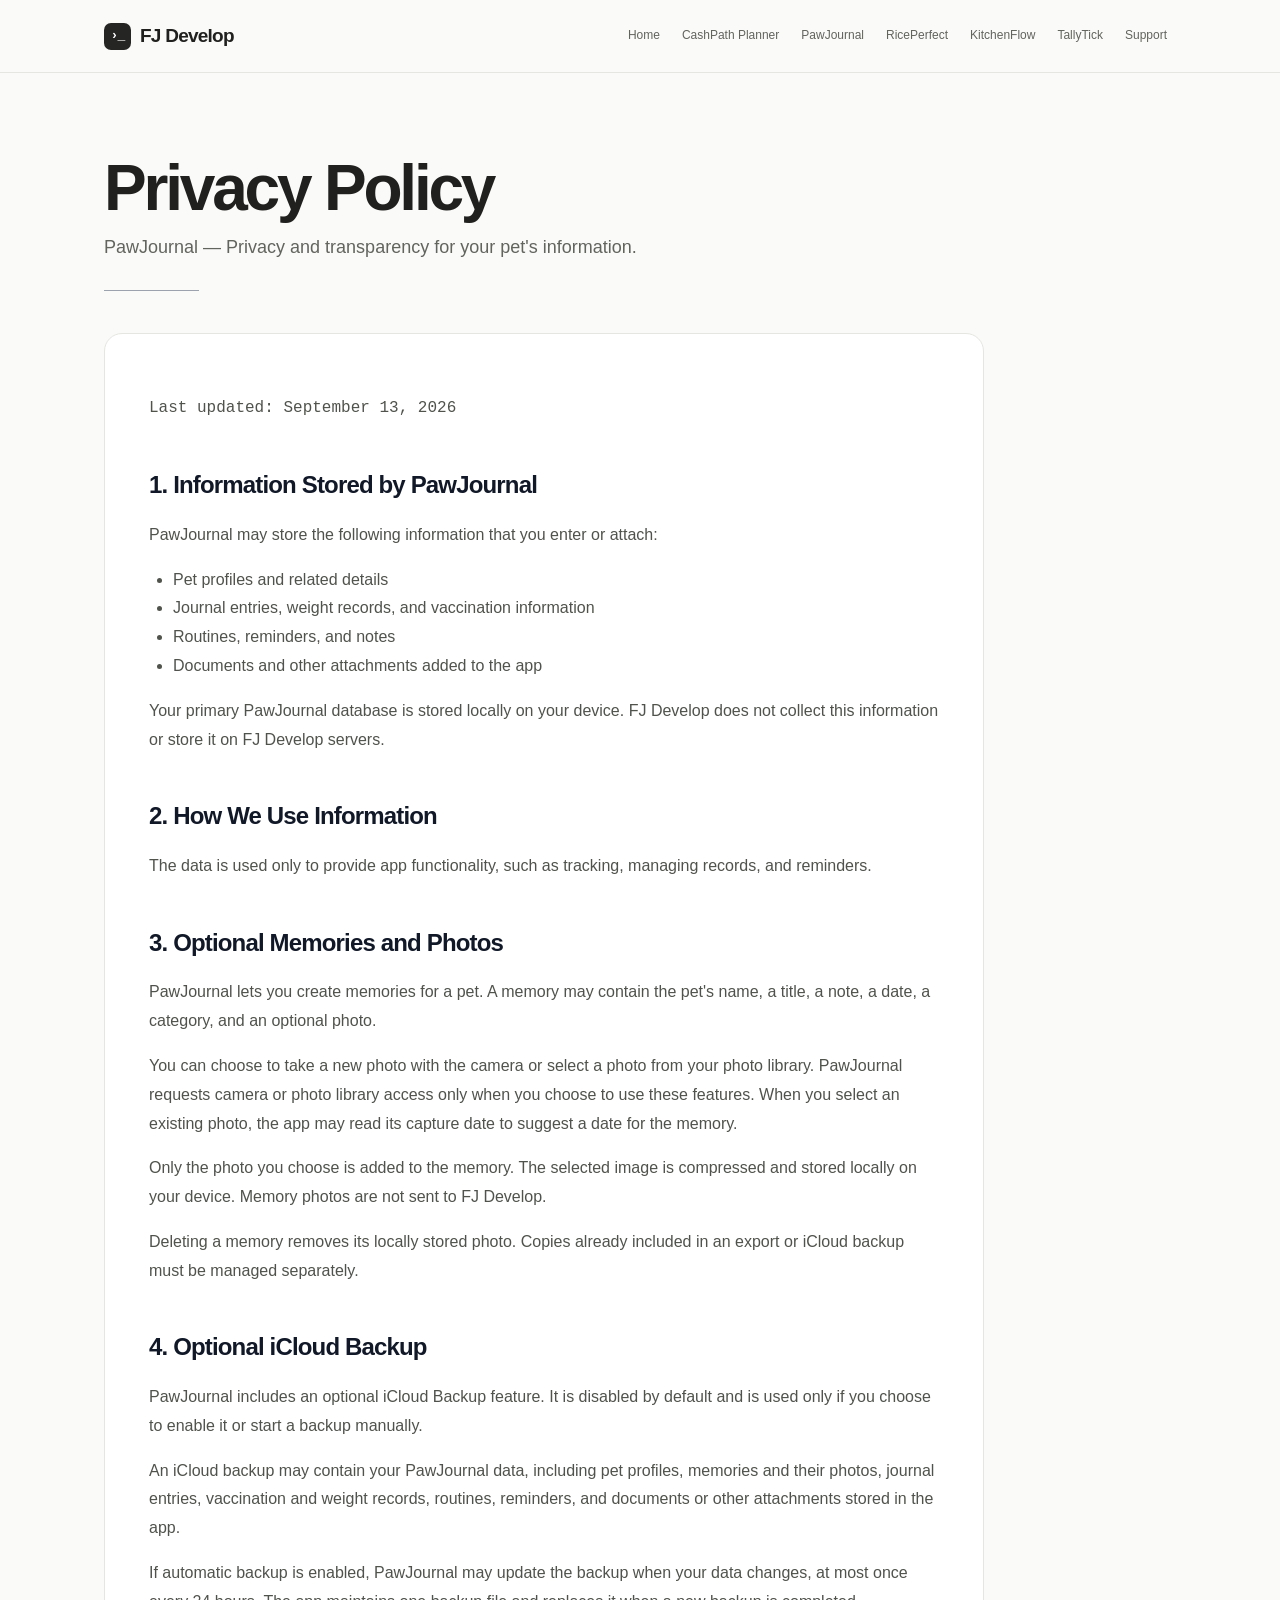
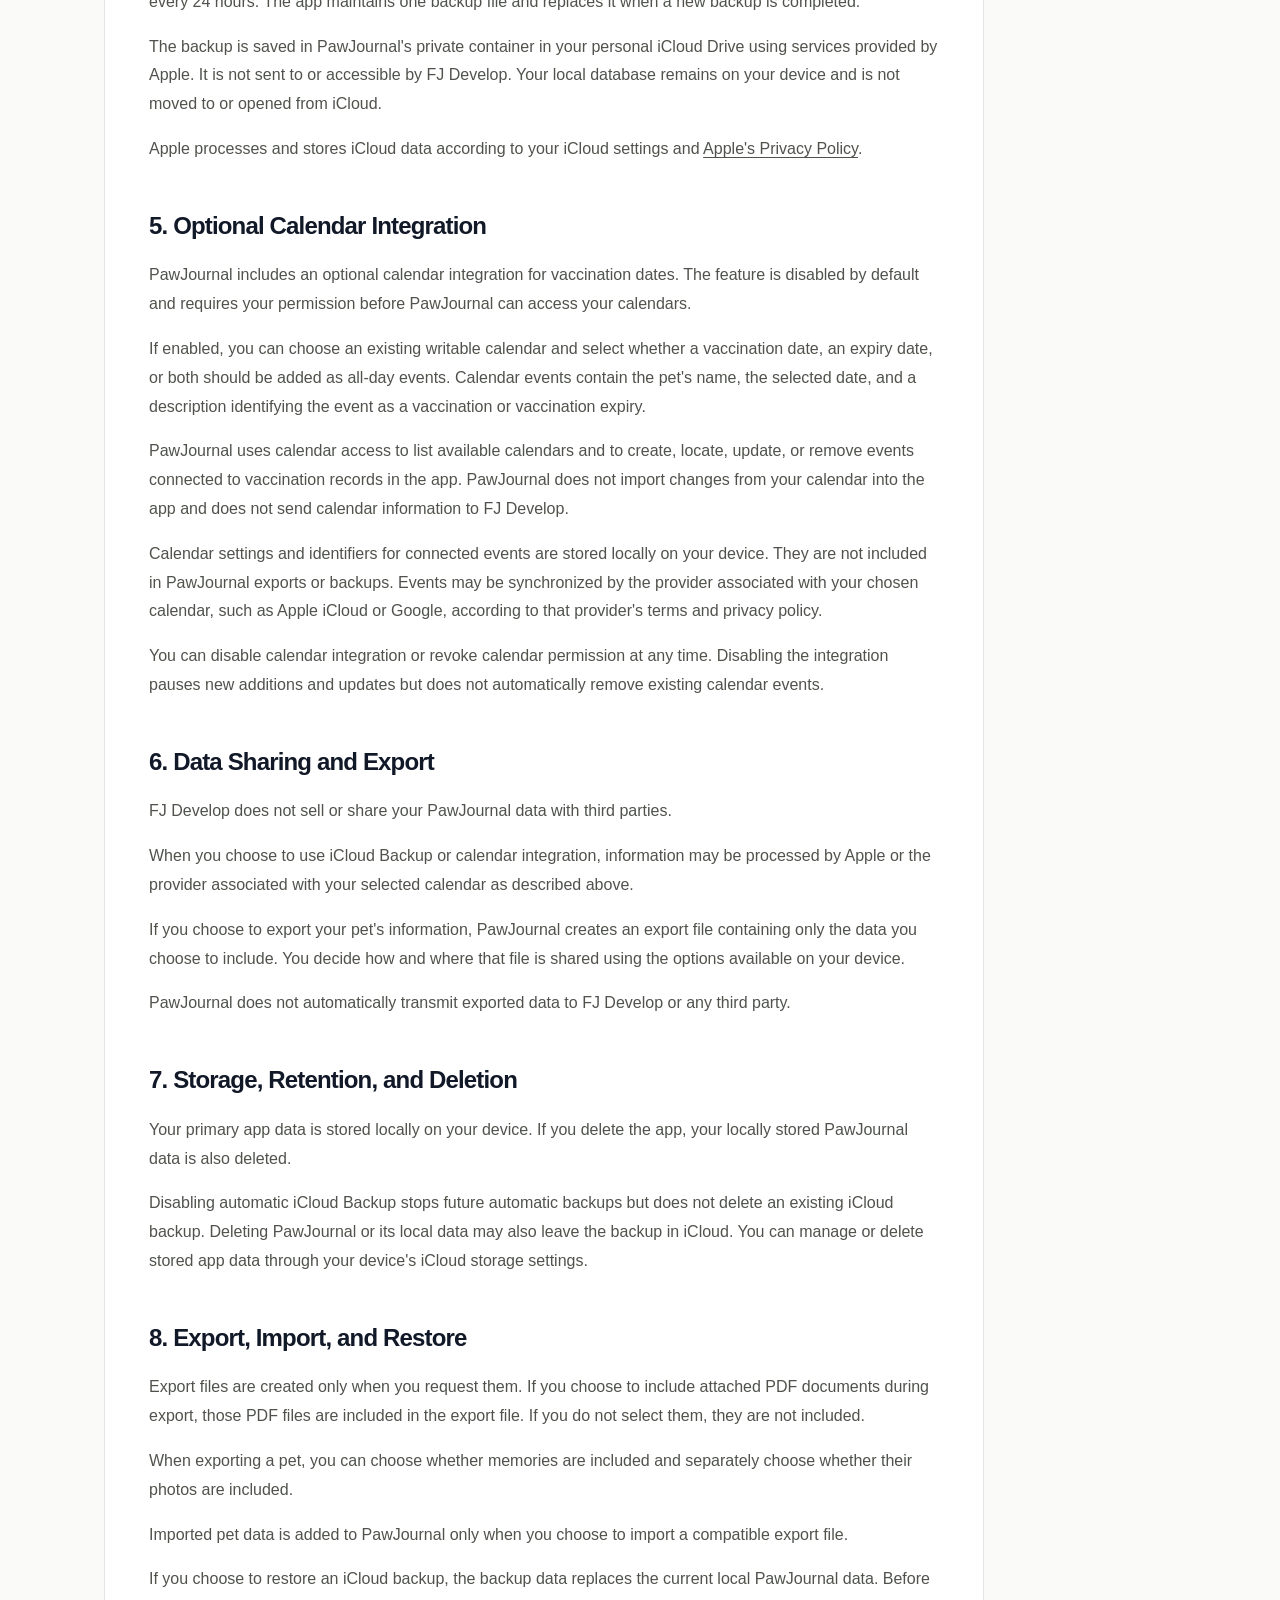
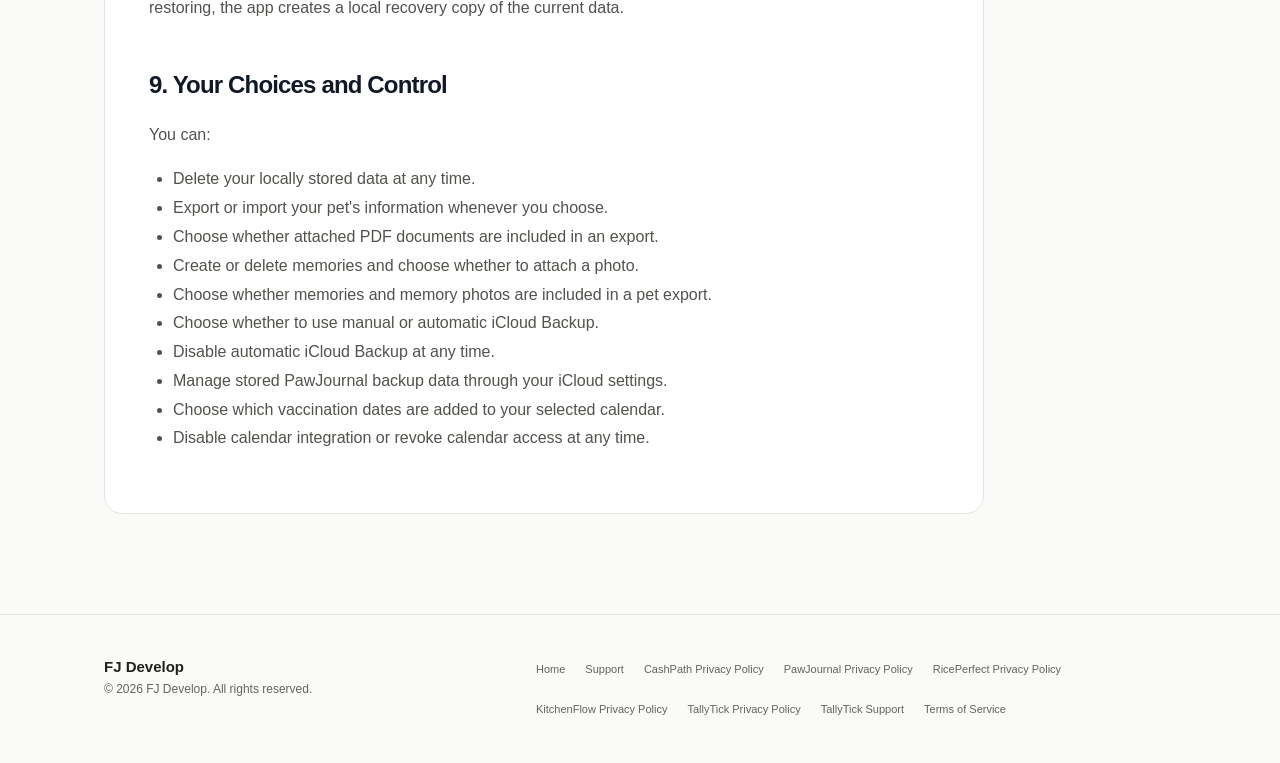
<file: privacy-pawjournal.html>
<!DOCTYPE html>
<html lang="en">
<head>
<meta charset="UTF-8">
<meta name="viewport" content="width=device-width, initial-scale=1.0">
<title>PawJournal Privacy Policy | FJ Develop</title>
<meta name="description" content="FJ Develop creates privacy-focused applications with clean, modern design.">
<link rel="stylesheet" href="css/style.css">
<script defer src="js/main.js"></script>
</head>
<body>
<a class="skip-link" href="#main">Skip to content</a>
<header class="header">
  <nav class="nav" aria-label="Main navigation">
    <a class="logo" href="index.html"><span class="logo-mark">›_</span>FJ Develop</a>
    <div class="nav-links">
      <a href="index.html" class="">Home</a>
<a href="cashpath.html" class="">CashPath Planner</a>
<a href="pawjournal.html" class="">PawJournal</a>
<a href="riceperfect.html" class="">RicePerfect</a>
<a href="kitchenflow.html" class="">KitchenFlow</a>
<a href="tallytick.html">TallyTick</a>
<a href="support.html" class="">Support</a>
    </div>
  </nav>
</header>

<main id="main" class="container">
  <section class="page-hero">
    <h1>Privacy Policy</h1>
    <p>PawJournal — Privacy and transparency for your pet's information.</p>
    <div class="rule"></div>
  </section>

  <article class="doc-card">
    <p class="updated">Last updated: September 13, 2026</p>

    <h2>1. Information Stored by PawJournal</h2>
    <p>PawJournal may store the following information that you enter or attach:</p>
    <ul class="privacy-list">
      <li>Pet profiles and related details</li>
      <li>Journal entries, weight records, and vaccination information</li>
      <li>Routines, reminders, and notes</li>
      <li>Documents and other attachments added to the app</li>
    </ul>
    <p>Your primary PawJournal database is stored locally on your device. FJ Develop does not collect this information or store it on FJ Develop servers.</p>

    <h2>2. How We Use Information</h2>
    <p>The data is used only to provide app functionality, such as tracking, managing records, and reminders.</p>

    <h2>3. Optional Memories and Photos</h2>
    <p>PawJournal lets you create memories for a pet. A memory may contain the pet's name, a title, a note, a date, a category, and an optional photo.</p>
    <p>You can choose to take a new photo with the camera or select a photo from your photo library. PawJournal requests camera or photo library access only when you choose to use these features. When you select an existing photo, the app may read its capture date to suggest a date for the memory.</p>
    <p>Only the photo you choose is added to the memory. The selected image is compressed and stored locally on your device. Memory photos are not sent to FJ Develop.</p>
    <p>Deleting a memory removes its locally stored photo. Copies already included in an export or iCloud backup must be managed separately.</p>

    <h2>4. Optional iCloud Backup</h2>
    <p>PawJournal includes an optional iCloud Backup feature. It is disabled by default and is used only if you choose to enable it or start a backup manually.</p>
    <p>An iCloud backup may contain your PawJournal data, including pet profiles, memories and their photos, journal entries, vaccination and weight records, routines, reminders, and documents or other attachments stored in the app.</p>
    <p>If automatic backup is enabled, PawJournal may update the backup when your data changes, at most once every 24 hours. The app maintains one backup file and replaces it when a new backup is completed.</p>
    <p>The backup is saved in PawJournal's private container in your personal iCloud Drive using services provided by Apple. It is not sent to or accessible by FJ Develop. Your local database remains on your device and is not moved to or opened from iCloud.</p>
    <p>Apple processes and stores iCloud data according to your iCloud settings and <a href="https://www.apple.com/legal/privacy/" target="_blank" rel="noopener noreferrer">Apple's Privacy Policy</a>.</p>

    <h2>5. Optional Calendar Integration</h2>
    <p>PawJournal includes an optional calendar integration for vaccination dates. The feature is disabled by default and requires your permission before PawJournal can access your calendars.</p>
    <p>If enabled, you can choose an existing writable calendar and select whether a vaccination date, an expiry date, or both should be added as all-day events. Calendar events contain the pet's name, the selected date, and a description identifying the event as a vaccination or vaccination expiry.</p>
    <p>PawJournal uses calendar access to list available calendars and to create, locate, update, or remove events connected to vaccination records in the app. PawJournal does not import changes from your calendar into the app and does not send calendar information to FJ Develop.</p>
    <p>Calendar settings and identifiers for connected events are stored locally on your device. They are not included in PawJournal exports or backups. Events may be synchronized by the provider associated with your chosen calendar, such as Apple iCloud or Google, according to that provider's terms and privacy policy.</p>
    <p>You can disable calendar integration or revoke calendar permission at any time. Disabling the integration pauses new additions and updates but does not automatically remove existing calendar events.</p>

    <h2>6. Data Sharing and Export</h2>
    <p>FJ Develop does not sell or share your PawJournal data with third parties.</p>
    <p>When you choose to use iCloud Backup or calendar integration, information may be processed by Apple or the provider associated with your selected calendar as described above.</p>
    <p>If you choose to export your pet's information, PawJournal creates an export file containing only the data you choose to include. You decide how and where that file is shared using the options available on your device.</p>
    <p>PawJournal does not automatically transmit exported data to FJ Develop or any third party.</p>

    <h2>7. Storage, Retention, and Deletion</h2>
    <p>Your primary app data is stored locally on your device. If you delete the app, your locally stored PawJournal data is also deleted.</p>
    <p>Disabling automatic iCloud Backup stops future automatic backups but does not delete an existing iCloud backup. Deleting PawJournal or its local data may also leave the backup in iCloud. You can manage or delete stored app data through your device's iCloud storage settings.</p>

    <h2>8. Export, Import, and Restore</h2>
    <p>Export files are created only when you request them. If you choose to include attached PDF documents during export, those PDF files are included in the export file. If you do not select them, they are not included.</p>
    <p>When exporting a pet, you can choose whether memories are included and separately choose whether their photos are included.</p>
    <p>Imported pet data is added to PawJournal only when you choose to import a compatible export file.</p>
    <p>If you choose to restore an iCloud backup, the backup data replaces the current local PawJournal data. Before restoring, the app creates a local recovery copy of the current data.</p>

    <h2>9. Your Choices and Control</h2>
    <p>You can:</p>
    <ul class="privacy-list">
      <li>Delete your locally stored data at any time.</li>
      <li>Export or import your pet's information whenever you choose.</li>
      <li>Choose whether attached PDF documents are included in an export.</li>
      <li>Create or delete memories and choose whether to attach a photo.</li>
      <li>Choose whether memories and memory photos are included in a pet export.</li>
      <li>Choose whether to use manual or automatic iCloud Backup.</li>
      <li>Disable automatic iCloud Backup at any time.</li>
      <li>Manage stored PawJournal backup data through your iCloud settings.</li>
      <li>Choose which vaccination dates are added to your selected calendar.</li>
      <li>Disable calendar integration or revoke calendar access at any time.</li>
    </ul>
  </article>
</main>

<footer class="footer">
  <div class="container">
    <div><strong>FJ Develop</strong><br>© 2026 FJ Develop. All rights reserved.</div>
    <div class="footer-links">
      <a href="index.html">Home</a>
      <a href="support.html">Support</a>
      <a href="privacy-cashpath.html">CashPath Privacy Policy</a>
      <a href="privacy-pawjournal.html">PawJournal Privacy Policy</a>
      <a href="privacy-riceperfect.html">RicePerfect Privacy Policy</a>
      <a href="privacy-kitchenflow.html">KitchenFlow Privacy Policy</a>
      <a href="privacy-tallytick.html">TallyTick Privacy Policy</a>
      <a href="support-tallytick.html">TallyTick Support</a>
      <a href="terms.html">Terms of Service</a>
    </div>
  </div>
</footer>
</body>
</html>
</file>
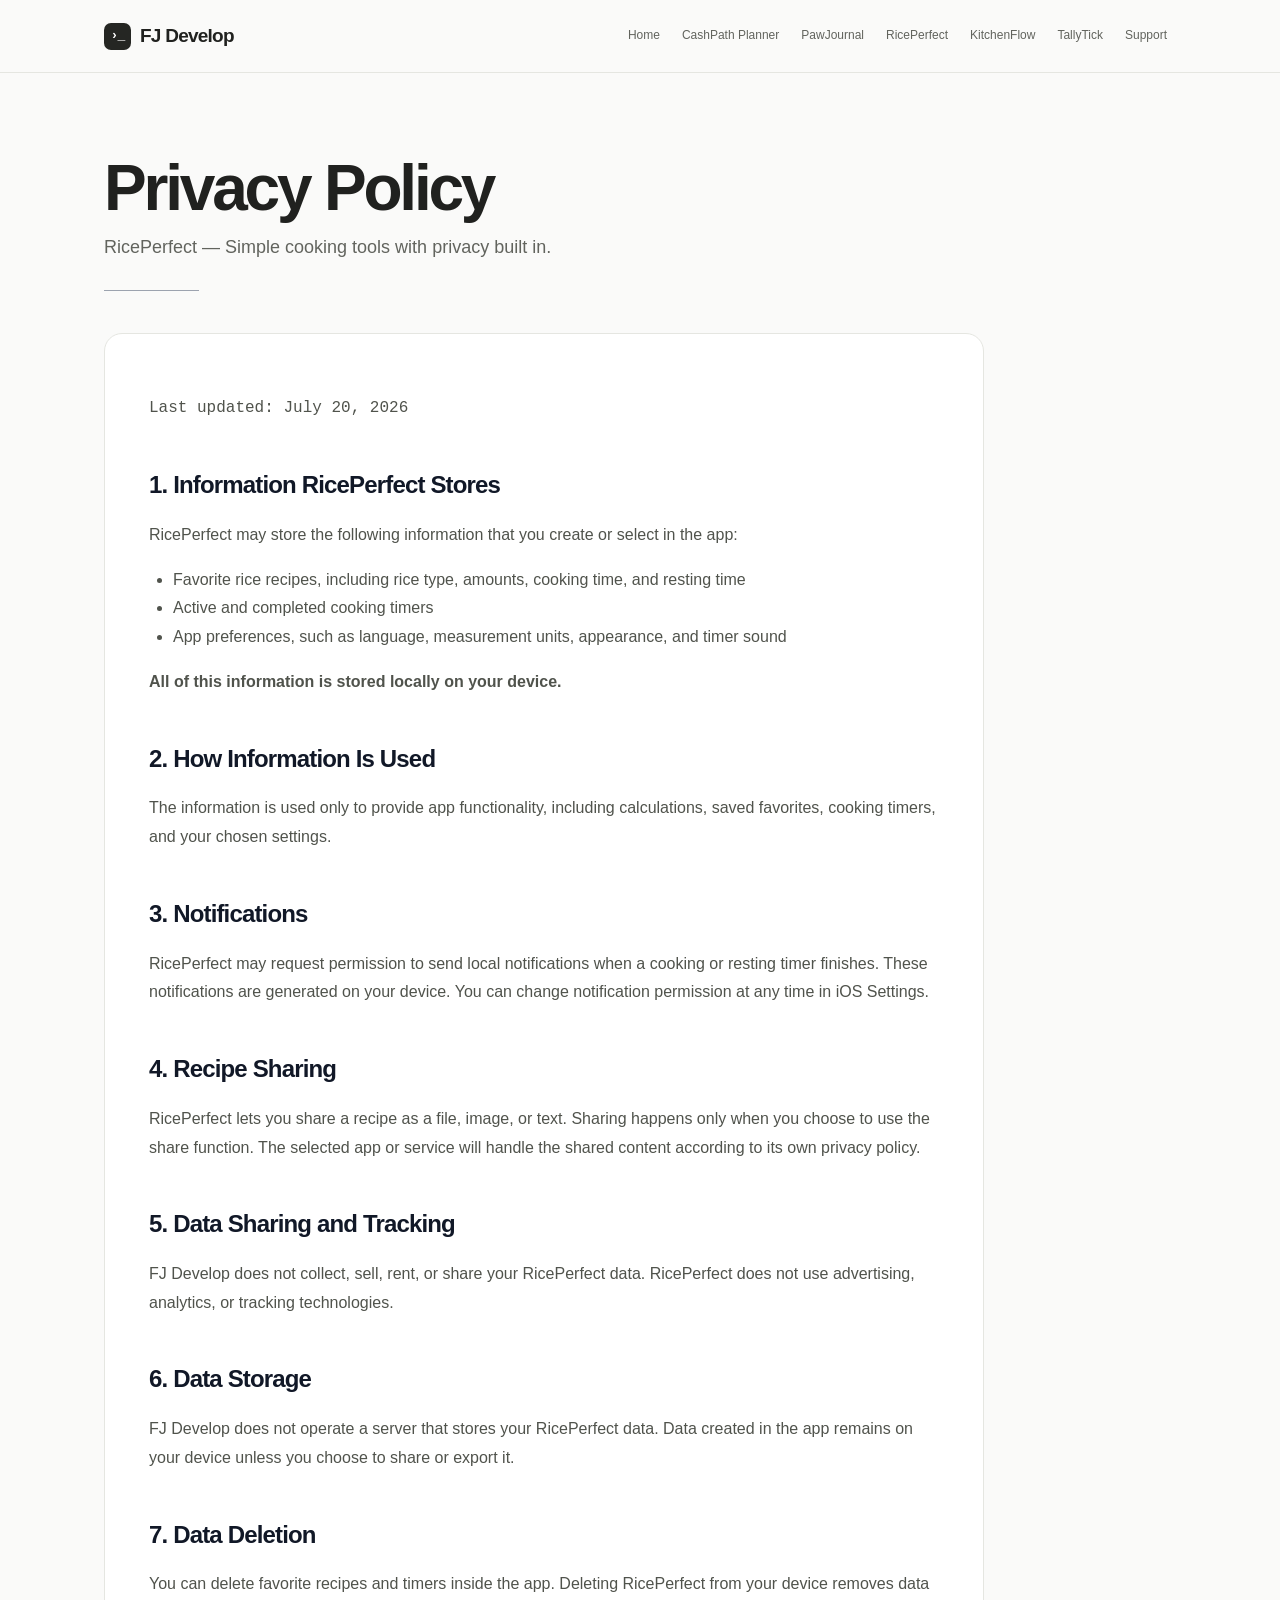
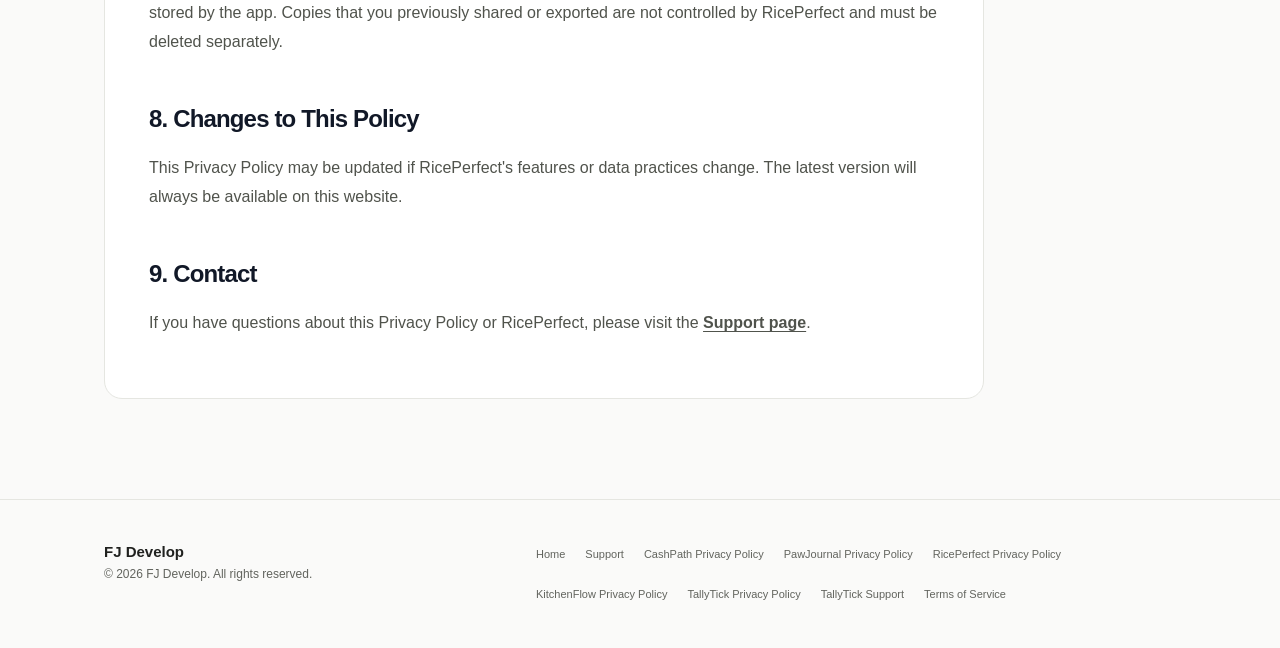
<file: privacy-riceperfect.html>
<!DOCTYPE html>
<html lang="en">
<head>
<meta charset="UTF-8">
<meta name="viewport" content="width=device-width, initial-scale=1.0">
<title>RicePerfect Privacy Policy | FJ Develop</title>
<meta name="description" content="Learn how RicePerfect keeps recipes, timers, and preferences locally on your device without analytics or tracking.">
<link rel="stylesheet" href="css/style.css">
<script defer src="js/main.js"></script>
</head>
<body>
<a class="skip-link" href="#main">Skip to content</a>
<header class="header">
  <nav class="nav" aria-label="Main navigation">
    <a class="logo" href="index.html"><span class="logo-mark">›_</span>FJ Develop</a>
    <div class="nav-links">
      <a href="index.html" class="">Home</a>
      <a href="cashpath.html" class="">CashPath Planner</a>
      <a href="pawjournal.html" class="">PawJournal</a>
      <a href="riceperfect.html" class="">RicePerfect</a>
      <a href="kitchenflow.html" class="">KitchenFlow</a>
      <a href="tallytick.html">TallyTick</a>
<a href="support.html" class="">Support</a>
    </div>
  </nav>
</header>

<main id="main" class="container">
  <section class="page-hero">
    <h1>Privacy Policy</h1>
    <p>RicePerfect — Simple cooking tools with privacy built in.</p>
    <div class="rule"></div>
  </section>

  <article class="doc-card">
    <p class="updated">Last updated: July 20, 2026</p>

    <h2>1. Information RicePerfect Stores</h2>
    <p>RicePerfect may store the following information that you create or select in the app:</p>
    <ul class="privacy-list">
      <li>Favorite rice recipes, including rice type, amounts, cooking time, and resting time</li>
      <li>Active and completed cooking timers</li>
      <li>App preferences, such as language, measurement units, appearance, and timer sound</li>
    </ul>
    <p><strong>All of this information is stored locally on your device.</strong></p>

    <h2>2. How Information Is Used</h2>
    <p>The information is used only to provide app functionality, including calculations, saved favorites, cooking timers, and your chosen settings.</p>

    <h2>3. Notifications</h2>
    <p>RicePerfect may request permission to send local notifications when a cooking or resting timer finishes. These notifications are generated on your device. You can change notification permission at any time in iOS Settings.</p>

    <h2>4. Recipe Sharing</h2>
    <p>RicePerfect lets you share a recipe as a file, image, or text. Sharing happens only when you choose to use the share function. The selected app or service will handle the shared content according to its own privacy policy.</p>

    <h2>5. Data Sharing and Tracking</h2>
    <p>FJ Develop does not collect, sell, rent, or share your RicePerfect data. RicePerfect does not use advertising, analytics, or tracking technologies.</p>

    <h2>6. Data Storage</h2>
    <p>FJ Develop does not operate a server that stores your RicePerfect data. Data created in the app remains on your device unless you choose to share or export it.</p>

    <h2>7. Data Deletion</h2>
    <p>You can delete favorite recipes and timers inside the app. Deleting RicePerfect from your device removes data stored by the app. Copies that you previously shared or exported are not controlled by RicePerfect and must be deleted separately.</p>

    <h2>8. Changes to This Policy</h2>
    <p>This Privacy Policy may be updated if RicePerfect's features or data practices change. The latest version will always be available on this website.</p>

    <h2>9. Contact</h2>
    <p>If you have questions about this Privacy Policy or RicePerfect, please visit the <a href="support.html"><strong>Support page</strong></a>.</p>
  </article>
</main>

<footer class="footer">
  <div class="container">
    <div><strong>FJ Develop</strong><br>© 2026 FJ Develop. All rights reserved.</div>
    <div class="footer-links">
      <a href="index.html">Home</a>
      <a href="support.html">Support</a>
      <a href="privacy-cashpath.html">CashPath Privacy Policy</a>
      <a href="privacy-pawjournal.html">PawJournal Privacy Policy</a>
      <a href="privacy-riceperfect.html">RicePerfect Privacy Policy</a>
      <a href="privacy-kitchenflow.html">KitchenFlow Privacy Policy</a>
      <a href="privacy-tallytick.html">TallyTick Privacy Policy</a>
      <a href="support-tallytick.html">TallyTick Support</a>
      <a href="terms.html">Terms of Service</a>
    </div>
  </div>
</footer>
</body>
</html>
</file>
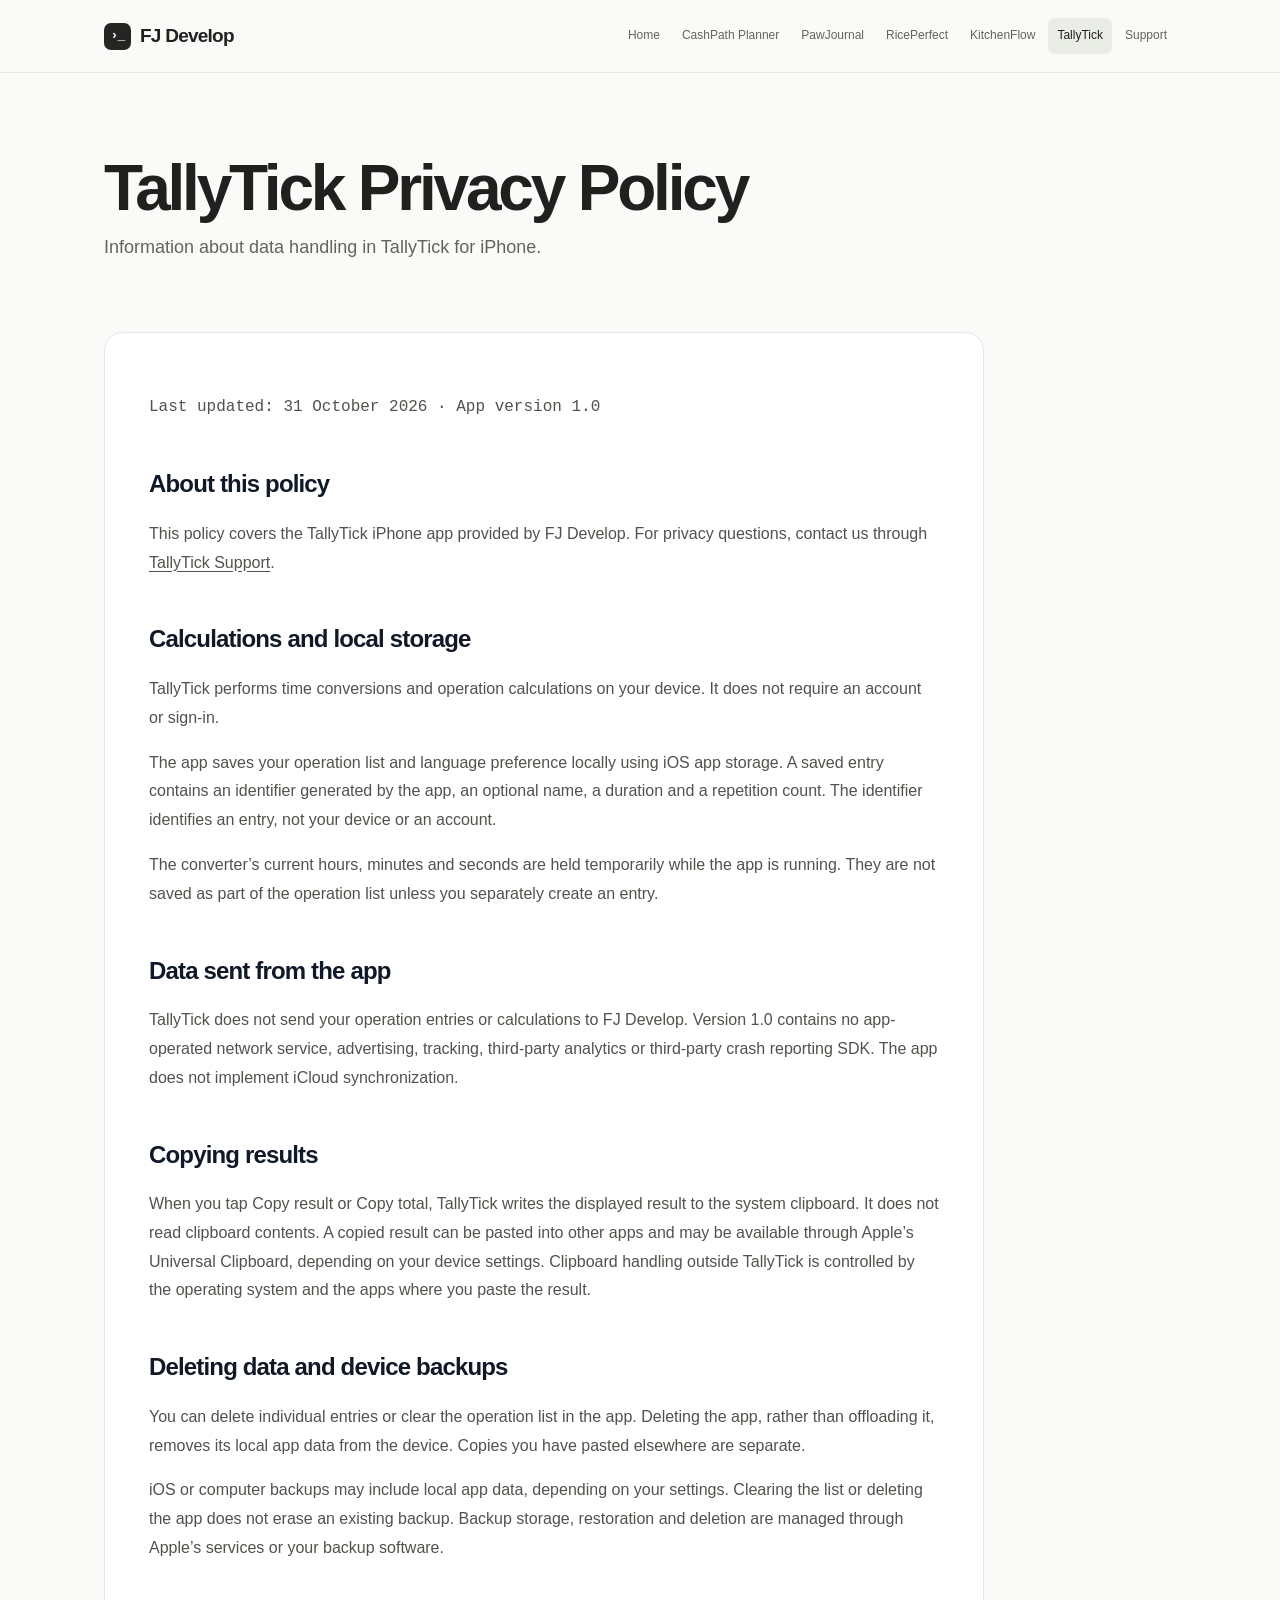
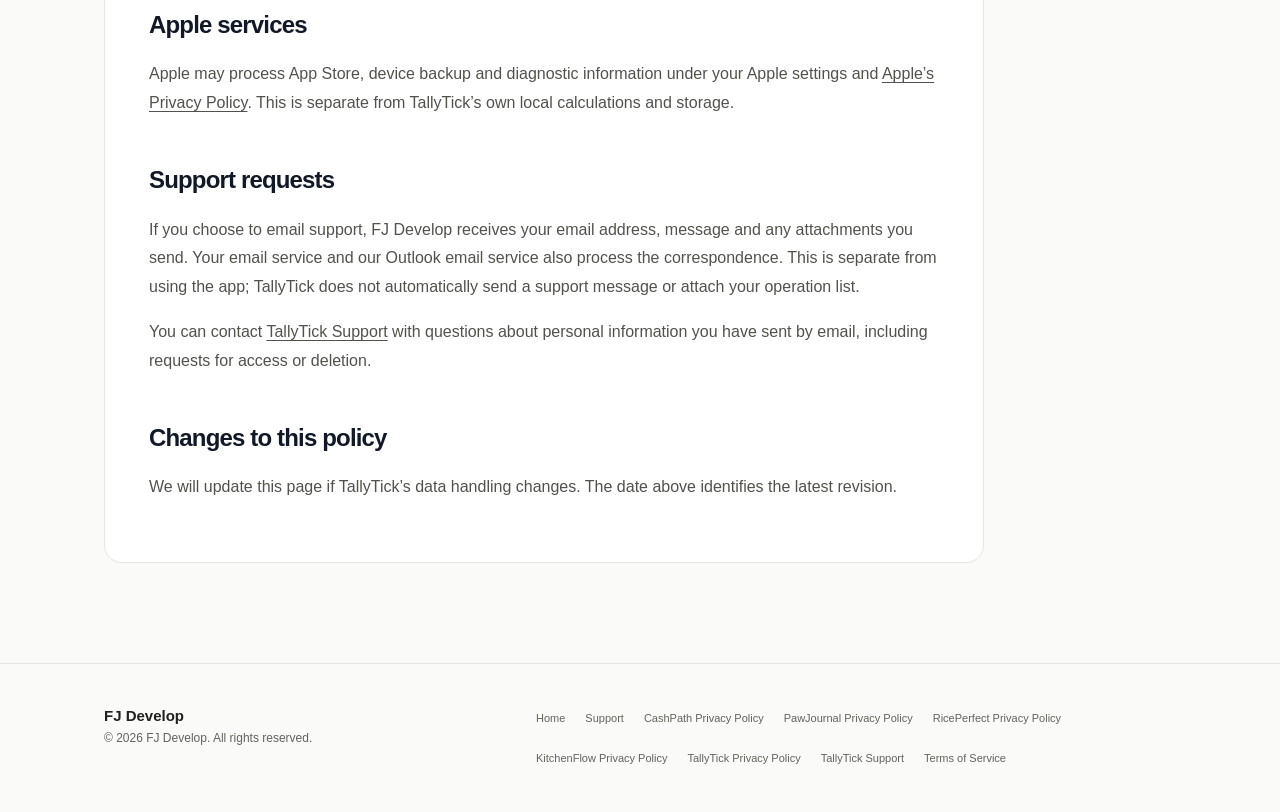
<file: privacy-tallytick.html>
<!DOCTYPE html>
<html lang="en">
<head>
<meta charset="UTF-8">
<meta name="viewport" content="width=device-width, initial-scale=1.0">
<title>TallyTick Privacy Policy | FJ Develop</title>
<meta name="description" content="How TallyTick handles locally saved operation times, language settings, copied results and support requests.">
<link rel="stylesheet" href="css/style.css">
<script defer src="js/main.js"></script>
</head>
<body>
<a class="skip-link" href="#main">Skip to content</a>
<header class="header">
  <nav class="nav" aria-label="Main navigation">
    <a class="logo" href="index.html"><span class="logo-mark">›_</span>FJ Develop</a>
    <div class="nav-links">
      <a href="index.html" class="">Home</a>
      <a href="cashpath.html" class="">CashPath Planner</a>
      <a href="pawjournal.html" class="">PawJournal</a>
      <a href="riceperfect.html" class="">RicePerfect</a>
      <a href="kitchenflow.html" class="">KitchenFlow</a>
      <a href="tallytick.html">TallyTick</a>
<a href="support.html" class="">Support</a>
    </div>
  </nav>
</header>
<main id="main" class="container">
<section class="page-hero"><h1>TallyTick Privacy Policy</h1><p>Information about data handling in TallyTick for iPhone.</p></section>
<article class="doc-card">
  <p class="updated">Last updated: 31 October 2026 · App version 1.0</p>
  <h2>About this policy</h2><p>This policy covers the TallyTick iPhone app provided by FJ Develop. For privacy questions, contact us through <a href="support-tallytick.html">TallyTick Support</a>.</p>
  <h2>Calculations and local storage</h2><p>TallyTick performs time conversions and operation calculations on your device. It does not require an account or sign-in.</p>
  <p>The app saves your operation list and language preference locally using iOS app storage. A saved entry contains an identifier generated by the app, an optional name, a duration and a repetition count. The identifier identifies an entry, not your device or an account.</p>
  <p>The converter’s current hours, minutes and seconds are held temporarily while the app is running. They are not saved as part of the operation list unless you separately create an entry.</p>
  <h2>Data sent from the app</h2><p>TallyTick does not send your operation entries or calculations to FJ Develop. Version 1.0 contains no app-operated network service, advertising, tracking, third-party analytics or third-party crash reporting SDK. The app does not implement iCloud synchronization.</p>
  <h2>Copying results</h2><p>When you tap Copy result or Copy total, TallyTick writes the displayed result to the system clipboard. It does not read clipboard contents. A copied result can be pasted into other apps and may be available through Apple’s Universal Clipboard, depending on your device settings. Clipboard handling outside TallyTick is controlled by the operating system and the apps where you paste the result.</p>
  <h2>Deleting data and device backups</h2><p>You can delete individual entries or clear the operation list in the app. Deleting the app, rather than offloading it, removes its local app data from the device. Copies you have pasted elsewhere are separate.</p>
  <p>iOS or computer backups may include local app data, depending on your settings. Clearing the list or deleting the app does not erase an existing backup. Backup storage, restoration and deletion are managed through Apple’s services or your backup software.</p>
  <h2>Apple services</h2><p>Apple may process App Store, device backup and diagnostic information under your Apple settings and <a href="https://www.apple.com/legal/privacy/">Apple’s Privacy Policy</a>. This is separate from TallyTick’s own local calculations and storage.</p>
  <h2>Support requests</h2><p>If you choose to email support, FJ Develop receives your email address, message and any attachments you send. Your email service and our Outlook email service also process the correspondence. This is separate from using the app; TallyTick does not automatically send a support message or attach your operation list.</p>
  <p>You can contact <a href="support-tallytick.html">TallyTick Support</a> with questions about personal information you have sent by email, including requests for access or deletion.</p>
  <h2>Changes to this policy</h2><p>We will update this page if TallyTick’s data handling changes. The date above identifies the latest revision.</p>
</article>
</main>
<footer class="footer">
  <div class="container">
    <div><strong>FJ Develop</strong><br>© 2026 FJ Develop. All rights reserved.</div>
    <div class="footer-links">
      <a href="index.html">Home</a>
      <a href="support.html">Support</a>
      <a href="privacy-cashpath.html">CashPath Privacy Policy</a>
      <a href="privacy-pawjournal.html">PawJournal Privacy Policy</a>
      <a href="privacy-riceperfect.html">RicePerfect Privacy Policy</a>
      <a href="privacy-kitchenflow.html">KitchenFlow Privacy Policy</a>
      <a href="privacy-tallytick.html">TallyTick Privacy Policy</a>
      <a href="support-tallytick.html">TallyTick Support</a>
      <a href="terms.html">Terms of Service</a>
    </div>
  </div>
</footer>
</body>
</html>
</file>
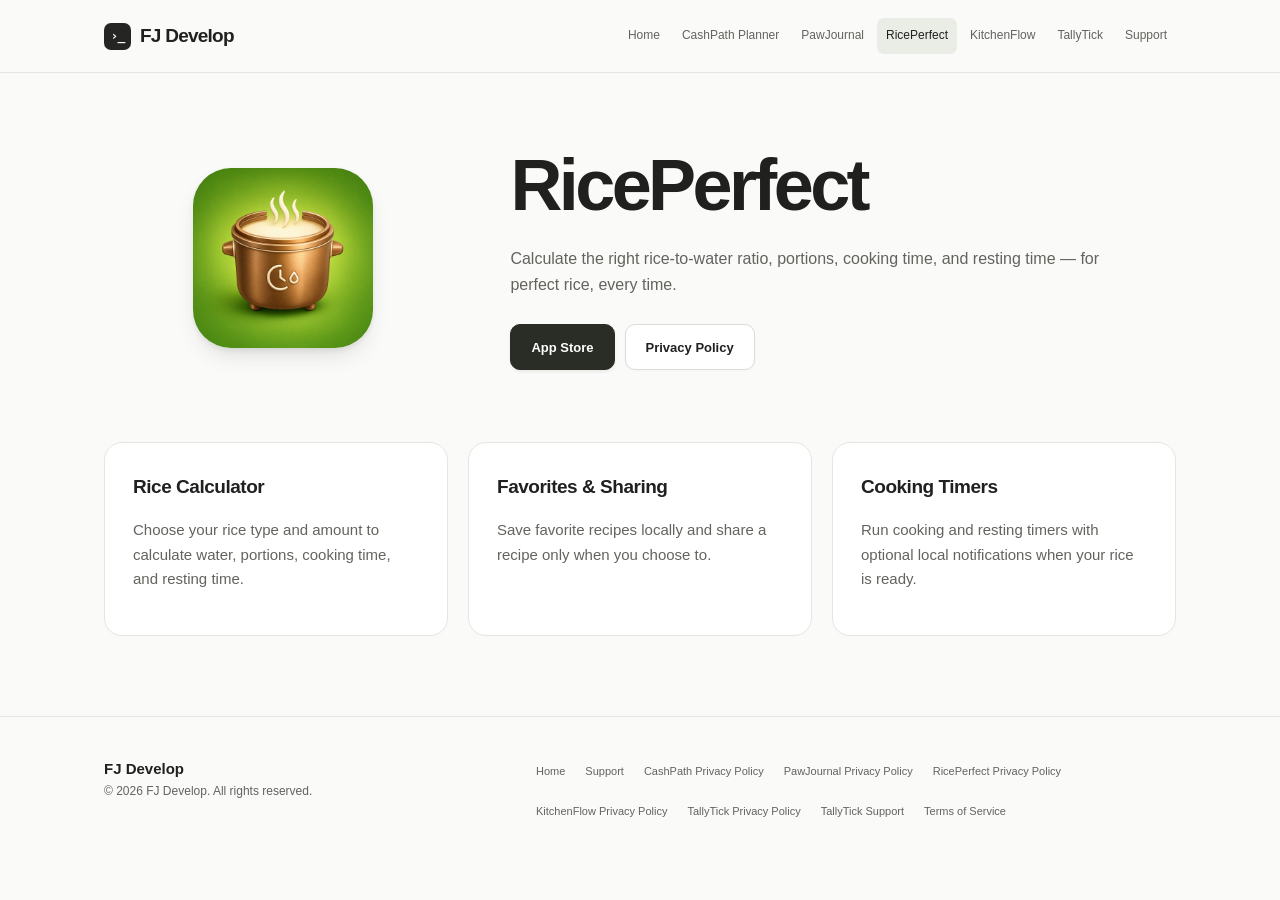
<file: riceperfect.html>
<!DOCTYPE html>
<html lang="en">
<head>
<meta charset="UTF-8">
<meta name="viewport" content="width=device-width, initial-scale=1.0">
<title>RicePerfect | FJ Develop</title>
<meta name="description" content="RicePerfect calculates rice-to-water ratios, cooking times, and portions, with favorites and cooking timers stored locally on your iPhone.">
<link rel="stylesheet" href="css/style.css">
<script defer src="js/main.js"></script>
</head>
<body>
<a class="skip-link" href="#main">Skip to content</a>
<header class="header">
  <nav class="nav" aria-label="Main navigation">
    <a class="logo" href="index.html"><span class="logo-mark">›_</span>FJ Develop</a>
    <div class="nav-links">
      <a href="index.html" class="">Home</a>
      <a href="cashpath.html" class="">CashPath Planner</a>
      <a href="pawjournal.html" class="">PawJournal</a>
      <a href="riceperfect.html" class="active">RicePerfect</a>
      <a href="kitchenflow.html" class="">KitchenFlow</a>
      <a href="tallytick.html">TallyTick</a>
<a href="support.html" class="">Support</a>
    </div>
  </nav>
</header>

<main id="main" class="container">
<section class="app-detail">
  <div><img class="app-icon" src="assets/riceperfect-icon.png" alt="RicePerfect app icon"></div>
  <div>
    <h1>RicePerfect</h1>
    <p>Calculate the right rice-to-water ratio, portions, cooking time, and resting time — for perfect rice, every time.</p>
    <div class="actions">
      <a class="button primary" href="#">App Store</a>
      <a class="button" href="privacy-riceperfect.html">Privacy Policy</a>
    </div>
  </div>
</section>

<section class="feature-list">
  <div class="feature"><h3>Rice Calculator</h3><p>Choose your rice type and amount to calculate water, portions, cooking time, and resting time.</p></div>
  <div class="feature"><h3>Favorites & Sharing</h3><p>Save favorite recipes locally and share a recipe only when you choose to.</p></div>
  <div class="feature"><h3>Cooking Timers</h3><p>Run cooking and resting timers with optional local notifications when your rice is ready.</p></div>
</section>
</main>

<footer class="footer">
  <div class="container">
    <div><strong>FJ Develop</strong><br>© 2026 FJ Develop. All rights reserved.</div>
    <div class="footer-links">
      <a href="index.html">Home</a>
      <a href="support.html">Support</a>
      <a href="privacy-cashpath.html">CashPath Privacy Policy</a>
      <a href="privacy-pawjournal.html">PawJournal Privacy Policy</a>
      <a href="privacy-riceperfect.html">RicePerfect Privacy Policy</a>
      <a href="privacy-kitchenflow.html">KitchenFlow Privacy Policy</a>
      <a href="privacy-tallytick.html">TallyTick Privacy Policy</a>
      <a href="support-tallytick.html">TallyTick Support</a>
      <a href="terms.html">Terms of Service</a>
    </div>
  </div>
</footer>
</body>
</html>
</file>
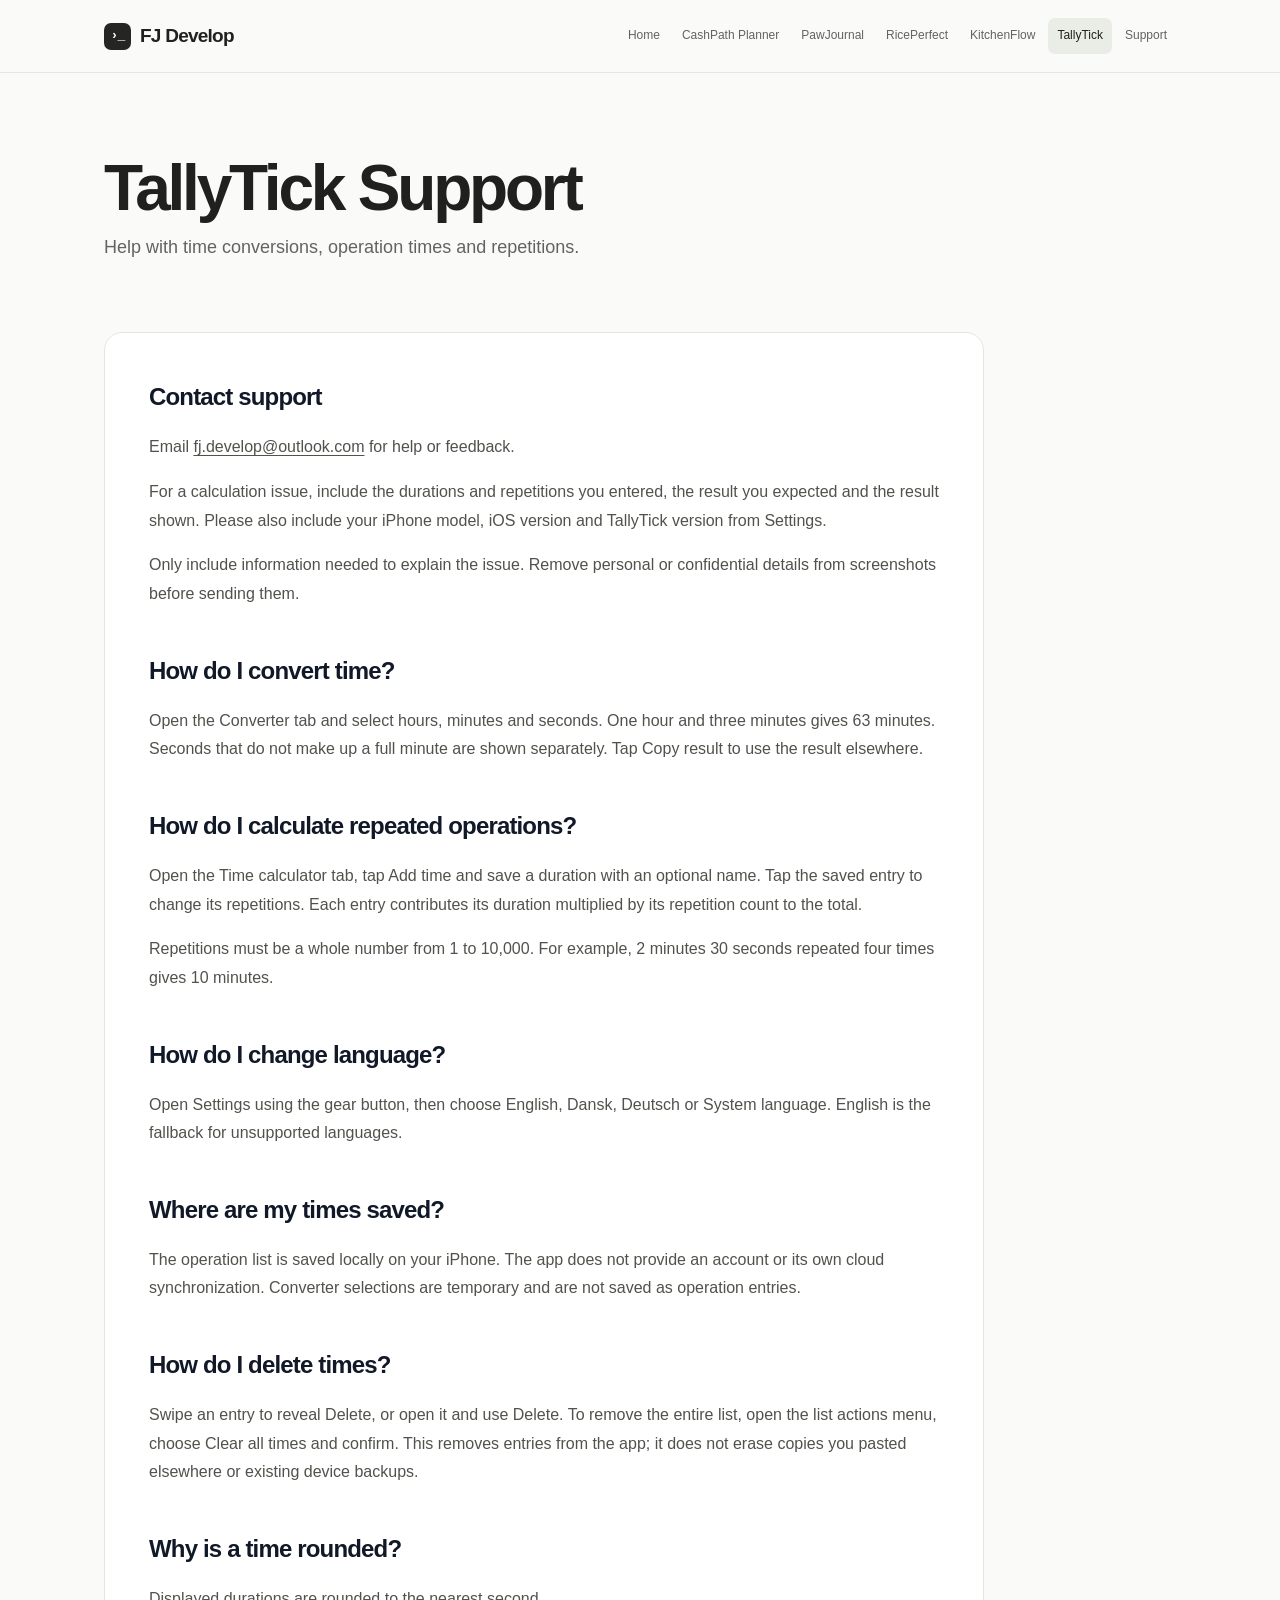
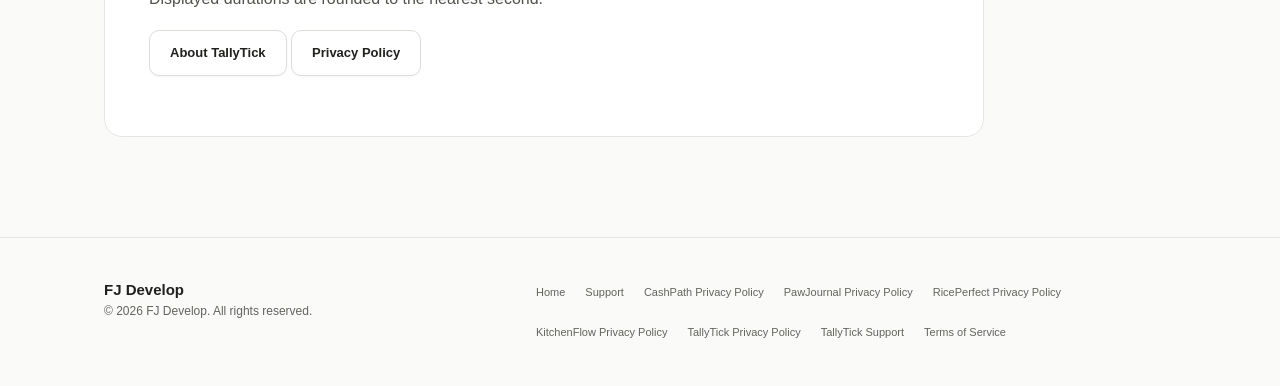
<file: support-tallytick.html>
<!DOCTYPE html>
<html lang="en">
<head>
<meta charset="UTF-8">
<meta name="viewport" content="width=device-width, initial-scale=1.0">
<title>TallyTick Support | FJ Develop</title>
<meta name="description" content="Help with TallyTick time conversion, operation totals, repetitions, language settings and local data.">
<link rel="stylesheet" href="css/style.css">
<script defer src="js/main.js"></script>
</head>
<body>
<a class="skip-link" href="#main">Skip to content</a>
<header class="header">
  <nav class="nav" aria-label="Main navigation">
    <a class="logo" href="index.html"><span class="logo-mark">›_</span>FJ Develop</a>
    <div class="nav-links">
      <a href="index.html" class="">Home</a>
      <a href="cashpath.html" class="">CashPath Planner</a>
      <a href="pawjournal.html" class="">PawJournal</a>
      <a href="riceperfect.html" class="">RicePerfect</a>
      <a href="kitchenflow.html" class="">KitchenFlow</a>
      <a href="tallytick.html">TallyTick</a>
<a href="support.html" class="">Support</a>
    </div>
  </nav>
</header>
<main id="main" class="container">
<section class="page-hero"><h1>TallyTick Support</h1><p>Help with time conversions, operation times and repetitions.</p></section>
<section class="doc-card">
  <h2>Contact support</h2><p>Email <a href="mailto:fj.develop@outlook.com?subject=TallyTick%20Support">fj.develop@outlook.com</a> for help or feedback.</p>
  <p>For a calculation issue, include the durations and repetitions you entered, the result you expected and the result shown. Please also include your iPhone model, iOS version and TallyTick version from Settings.</p>
  <p>Only include information needed to explain the issue. Remove personal or confidential details from screenshots before sending them.</p>
  <h2>How do I convert time?</h2><p>Open the Converter tab and select hours, minutes and seconds. One hour and three minutes gives 63 minutes. Seconds that do not make up a full minute are shown separately. Tap Copy result to use the result elsewhere.</p>
  <h2>How do I calculate repeated operations?</h2><p>Open the Time calculator tab, tap Add time and save a duration with an optional name. Tap the saved entry to change its repetitions. Each entry contributes its duration multiplied by its repetition count to the total.</p>
  <p>Repetitions must be a whole number from 1 to 10,000. For example, 2 minutes 30 seconds repeated four times gives 10 minutes.</p>
  <h2>How do I change language?</h2><p>Open Settings using the gear button, then choose English, Dansk, Deutsch or System language. English is the fallback for unsupported languages.</p>
  <h2>Where are my times saved?</h2><p>The operation list is saved locally on your iPhone. The app does not provide an account or its own cloud synchronization. Converter selections are temporary and are not saved as operation entries.</p>
  <h2>How do I delete times?</h2><p>Swipe an entry to reveal Delete, or open it and use Delete. To remove the entire list, open the list actions menu, choose Clear all times and confirm. This removes entries from the app; it does not erase copies you pasted elsewhere or existing device backups.</p>
  <h2>Why is a time rounded?</h2><p>Displayed durations are rounded to the nearest second.</p>
  <p><a class="button" href="tallytick.html">About TallyTick</a> <a class="button" href="privacy-tallytick.html">Privacy Policy</a></p>
</section>
</main>
<footer class="footer">
  <div class="container">
    <div><strong>FJ Develop</strong><br>© 2026 FJ Develop. All rights reserved.</div>
    <div class="footer-links">
      <a href="index.html">Home</a>
      <a href="support.html">Support</a>
      <a href="privacy-cashpath.html">CashPath Privacy Policy</a>
      <a href="privacy-pawjournal.html">PawJournal Privacy Policy</a>
      <a href="privacy-riceperfect.html">RicePerfect Privacy Policy</a>
      <a href="privacy-kitchenflow.html">KitchenFlow Privacy Policy</a>
      <a href="privacy-tallytick.html">TallyTick Privacy Policy</a>
      <a href="support-tallytick.html">TallyTick Support</a>
      <a href="terms.html">Terms of Service</a>
    </div>
  </div>
</footer>
</body>
</html>
</file>
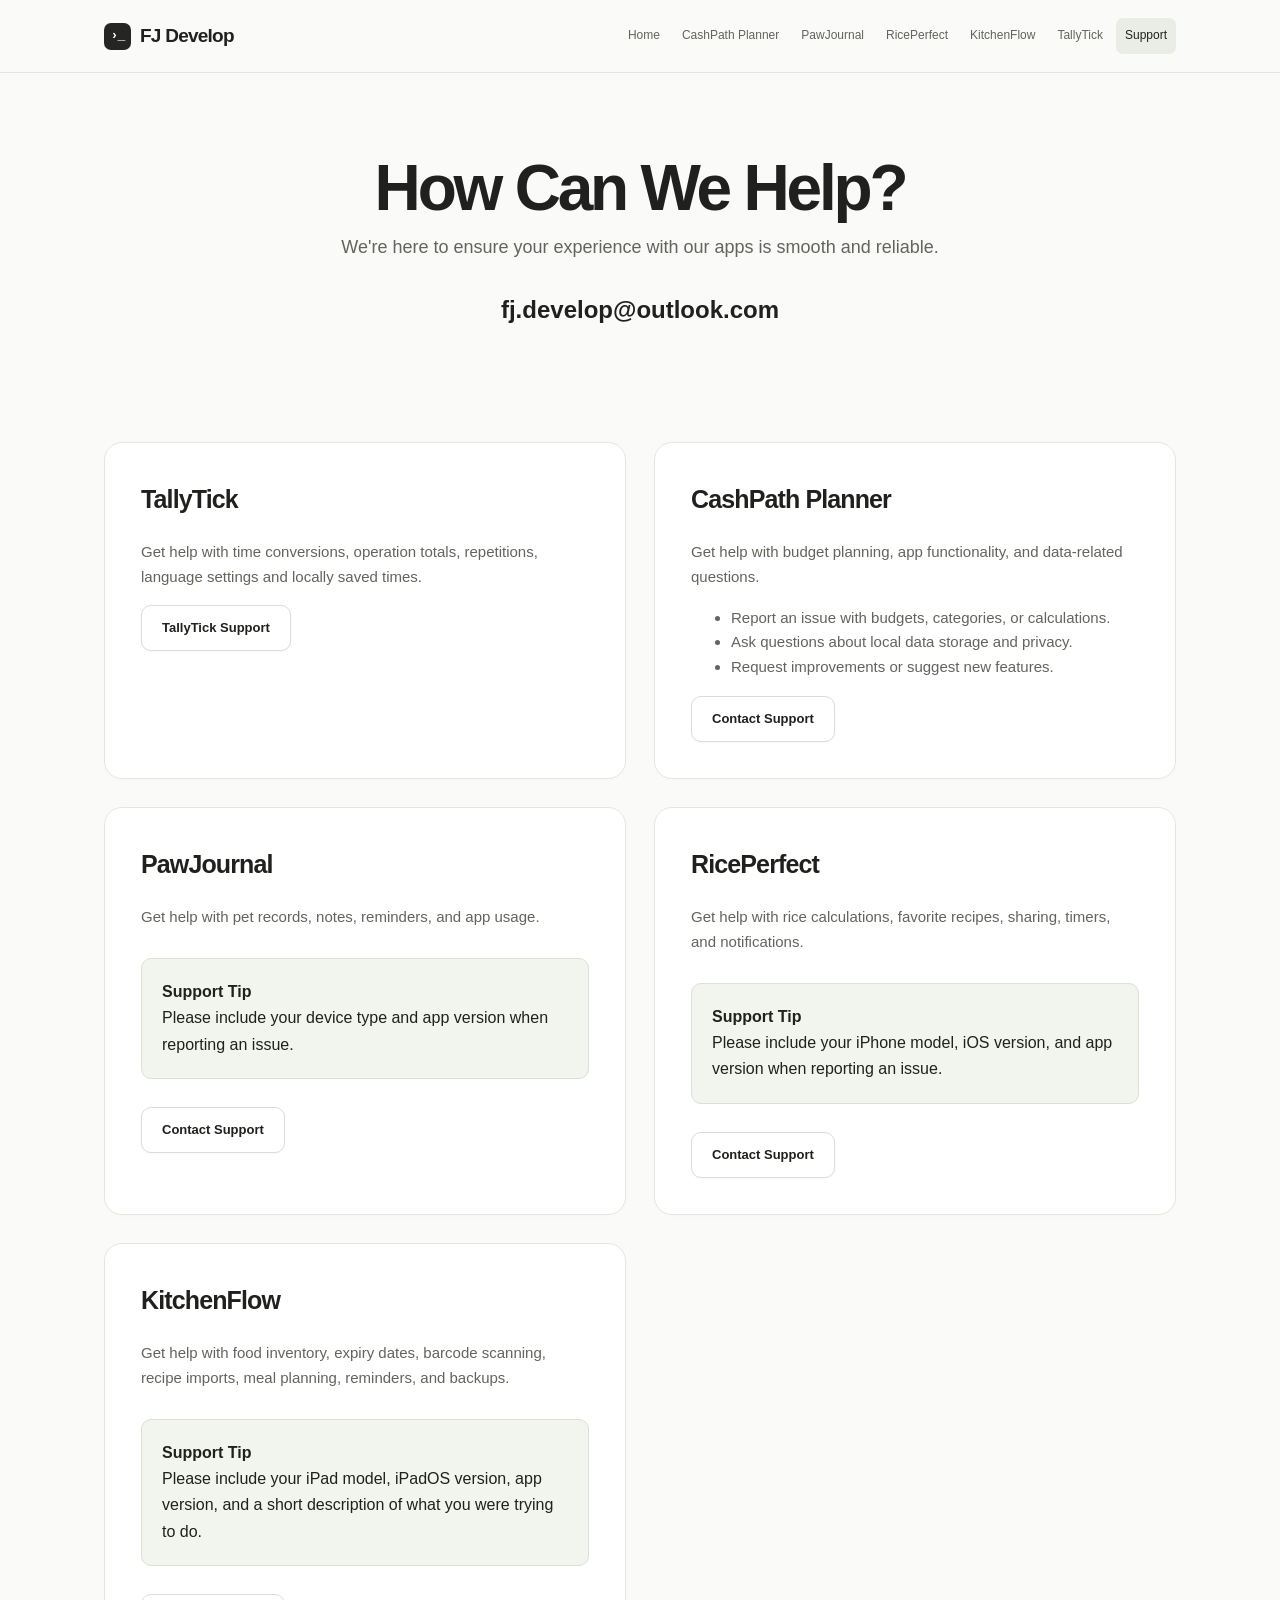
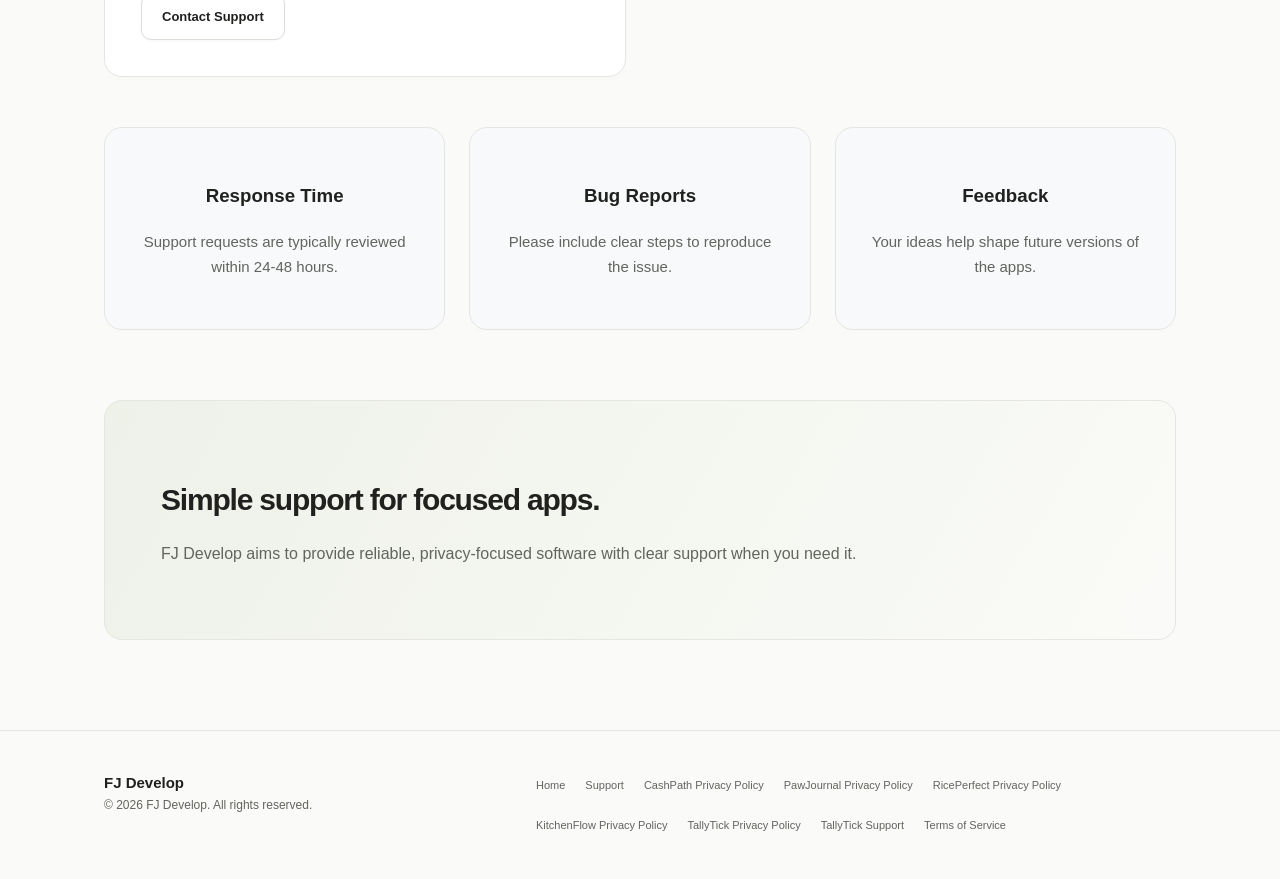
<file: support.html>
<!DOCTYPE html>
<html lang="en">
<head>
<meta charset="UTF-8">
<meta name="viewport" content="width=device-width, initial-scale=1.0">
<title>Support | FJ Develop</title>
<meta name="description" content="FJ Develop creates privacy-focused applications with clean, modern design.">
<link rel="stylesheet" href="css/style.css">
<script defer src="js/main.js"></script>
</head>
<body>
<a class="skip-link" href="#main">Skip to content</a>
<header class="header">
  <nav class="nav" aria-label="Main navigation">
    <a class="logo" href="index.html"><span class="logo-mark">›_</span>FJ Develop</a>
    <div class="nav-links">
      <a href="index.html" class="">Home</a>
<a href="cashpath.html" class="">CashPath Planner</a>
<a href="pawjournal.html" class="">PawJournal</a>
<a href="riceperfect.html" class="">RicePerfect</a>
<a href="kitchenflow.html" class="">KitchenFlow</a>
<a href="tallytick.html">TallyTick</a>
<a href="support.html" class="active">Support</a>
    </div>
  </nav>
</header>

<main id="main">
<section class="container page-hero" style="text-align:center">
  <h1>How Can We Help?</h1>
  <p>We're here to ensure your experience with our apps is smooth and reliable.</p>
  <h2>fj.develop@outlook.com</h2>
</section>

<section class="container">
  <div class="support-grid">
    <div class="support-card"><h2>TallyTick</h2><p>Get help with time conversions, operation totals, repetitions, language settings and locally saved times.</p><a class="button" href="support-tallytick.html">TallyTick Support</a></div>
    <div class="support-card">
      <h2>CashPath Planner</h2>
      <p>Get help with budget planning, app functionality, and data-related questions.</p>
      <ul>
        <li>Report an issue with budgets, categories, or calculations.</li>
        <li>Ask questions about local data storage and privacy.</li>
        <li>Request improvements or suggest new features.</li>
      </ul>
      <a class="button" href="mailto:fj.develop@outlook.com">Contact Support</a>
    </div>

    <div class="support-card">
      <h2>PawJournal</h2>
      <p>Get help with pet records, notes, reminders, and app usage.</p>
      <div class="tip"><strong>Support Tip</strong><br>Please include your device type and app version when reporting an issue.</div>
      <a class="button" href="mailto:fj.develop@outlook.com">Contact Support</a>
    </div>

    <div class="support-card">
      <h2>RicePerfect</h2>
      <p>Get help with rice calculations, favorite recipes, sharing, timers, and notifications.</p>
      <div class="tip"><strong>Support Tip</strong><br>Please include your iPhone model, iOS version, and app version when reporting an issue.</div>
      <a class="button" href="mailto:fj.develop@outlook.com">Contact Support</a>
    </div>

    <div class="support-card">
      <h2>KitchenFlow</h2>
      <p>Get help with food inventory, expiry dates, barcode scanning, recipe imports, meal planning, reminders, and backups.</p>
      <div class="tip"><strong>Support Tip</strong><br>Please include your iPad model, iPadOS version, app version, and a short description of what you were trying to do.</div>
      <a class="button" href="mailto:fj.develop@outlook.com">Contact Support</a>
    </div>
  </div>

  <div class="stats-grid">
    <div class="stat"><h3>Response Time</h3><p>Support requests are typically reviewed within 24-48 hours.</p></div>
    <div class="stat"><h3>Bug Reports</h3><p>Please include clear steps to reproduce the issue.</p></div>
    <div class="stat"><h3>Feedback</h3><p>Your ideas help shape future versions of the apps.</p></div>
  </div>

  <div class="wide-banner">
    <div>
      <h2>Simple support for focused apps.</h2>
      <p>FJ Develop aims to provide reliable, privacy-focused software with clear support when you need it.</p>
    </div>
  </div>
</section>
</main>

<footer class="footer">
  <div class="container">
    <div><strong>FJ Develop</strong><br>© 2026 FJ Develop. All rights reserved.</div>
    <div class="footer-links">
      <a href="index.html">Home</a>
      <a href="support.html">Support</a>
      <a href="privacy-cashpath.html">CashPath Privacy Policy</a>
      <a href="privacy-pawjournal.html">PawJournal Privacy Policy</a>
      <a href="privacy-riceperfect.html">RicePerfect Privacy Policy</a>
      <a href="privacy-kitchenflow.html">KitchenFlow Privacy Policy</a>
      <a href="privacy-tallytick.html">TallyTick Privacy Policy</a>
      <a href="support-tallytick.html">TallyTick Support</a>
      <a href="terms.html">Terms of Service</a>
    </div>
  </div>
</footer>
</body>
</html>
</file>
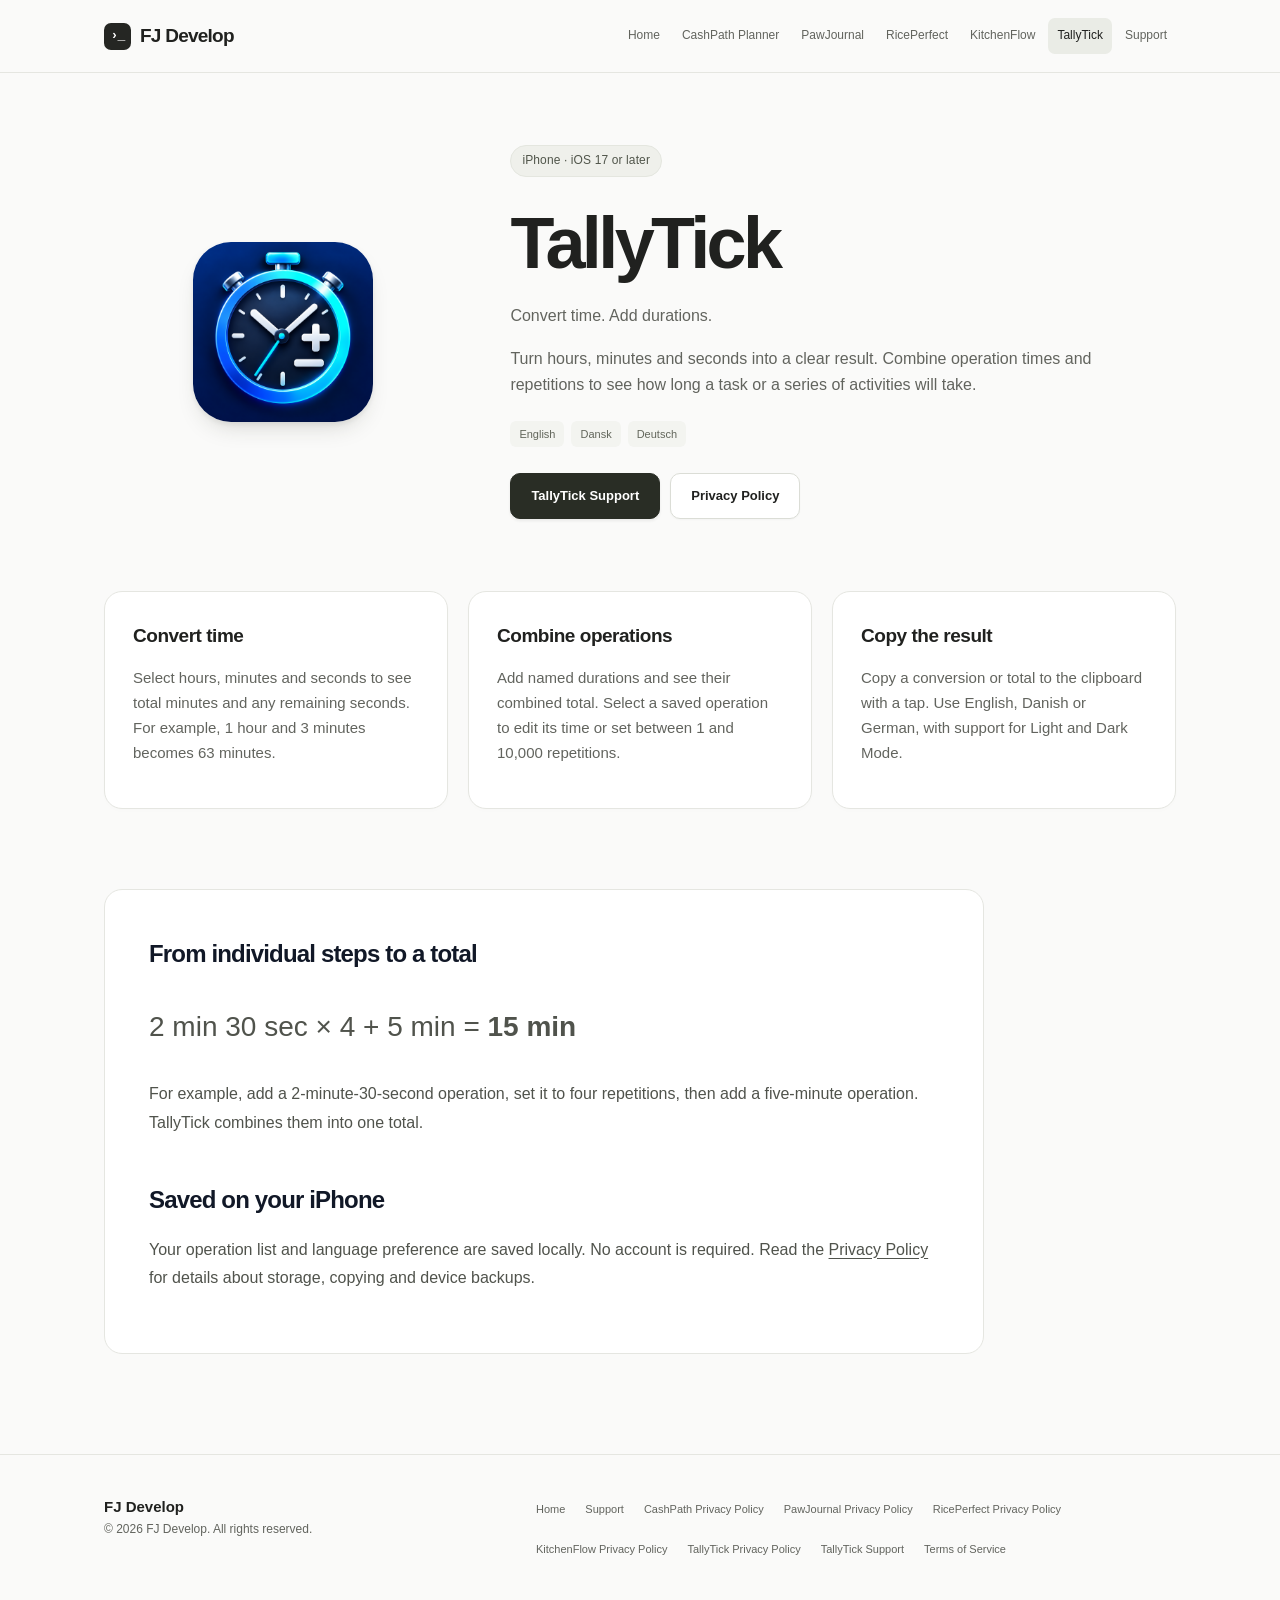
<file: tallytick.html>
<!DOCTYPE html>
<html lang="en">
<head>
<meta charset="UTF-8">
<meta name="viewport" content="width=device-width, initial-scale=1.0">
<title>TallyTick | FJ Develop</title>
<meta name="description" content="Convert hours, minutes and seconds, combine operation times and calculate repetitions with TallyTick for iPhone.">
<link rel="stylesheet" href="css/style.css">
<script defer src="js/main.js"></script>
</head>
<body>
<a class="skip-link" href="#main">Skip to content</a>
<header class="header">
  <nav class="nav" aria-label="Main navigation">
    <a class="logo" href="index.html"><span class="logo-mark">›_</span>FJ Develop</a>
    <div class="nav-links">
      <a href="index.html" class="">Home</a>
      <a href="cashpath.html" class="">CashPath Planner</a>
      <a href="pawjournal.html" class="">PawJournal</a>
      <a href="riceperfect.html" class="">RicePerfect</a>
      <a href="kitchenflow.html" class="">KitchenFlow</a>
      <a href="tallytick.html">TallyTick</a>
<a href="support.html" class="">Support</a>
    </div>
  </nav>
</header>
<main id="main" class="container">
<section class="app-detail">
  <div><img class="app-icon" src="assets/tallytick-icon.png" width="220" height="220" alt="TallyTick app icon"></div>
  <div>
    <div class="badge">iPhone · iOS 17 or later</div>
    <h1>TallyTick</h1>
    <p>Convert time. Add durations.</p>
    <p>Turn hours, minutes and seconds into a clear result. Combine operation times and repetitions to see how long a task or a series of activities will take.</p>
    <div class="tags"><span class="tag">English</span><span class="tag" lang="da">Dansk</span><span class="tag" lang="de">Deutsch</span></div>
    <div class="actions"><a class="button primary" href="support-tallytick.html">TallyTick Support</a><a class="button" href="privacy-tallytick.html">Privacy Policy</a></div>
  </div>
</section>
<section aria-label="TallyTick features" class="feature-list">
  <div class="feature"><h2>Convert time</h2><p>Select hours, minutes and seconds to see total minutes and any remaining seconds. For example, 1 hour and 3 minutes becomes 63 minutes.</p></div>
  <div class="feature"><h2>Combine operations</h2><p>Add named durations and see their combined total. Select a saved operation to edit its time or set between 1 and 10,000 repetitions.</p></div>
  <div class="feature"><h2>Copy the result</h2><p>Copy a conversion or total to the clipboard with a tap. Use English, Danish or German, with support for Light and Dark Mode.</p></div>
</section>
<section class="doc-card" aria-labelledby="example-title">
  <h2 id="example-title">From individual steps to a total</h2>
  <p class="time-example">2 min 30 sec × 4 + 5 min = <strong>15 min</strong></p>
  <p>For example, add a 2-minute-30-second operation, set it to four repetitions, then add a five-minute operation. TallyTick combines them into one total.</p>
  <h2>Saved on your iPhone</h2><p>Your operation list and language preference are saved locally. No account is required. Read the <a href="privacy-tallytick.html">Privacy Policy</a> for details about storage, copying and device backups.</p>
</section>
</main>
<footer class="footer">
  <div class="container">
    <div><strong>FJ Develop</strong><br>© 2026 FJ Develop. All rights reserved.</div>
    <div class="footer-links">
      <a href="index.html">Home</a>
      <a href="support.html">Support</a>
      <a href="privacy-cashpath.html">CashPath Privacy Policy</a>
      <a href="privacy-pawjournal.html">PawJournal Privacy Policy</a>
      <a href="privacy-riceperfect.html">RicePerfect Privacy Policy</a>
      <a href="privacy-kitchenflow.html">KitchenFlow Privacy Policy</a>
      <a href="privacy-tallytick.html">TallyTick Privacy Policy</a>
      <a href="support-tallytick.html">TallyTick Support</a>
      <a href="terms.html">Terms of Service</a>
    </div>
  </div>
</footer>
</body>
</html>
</file>
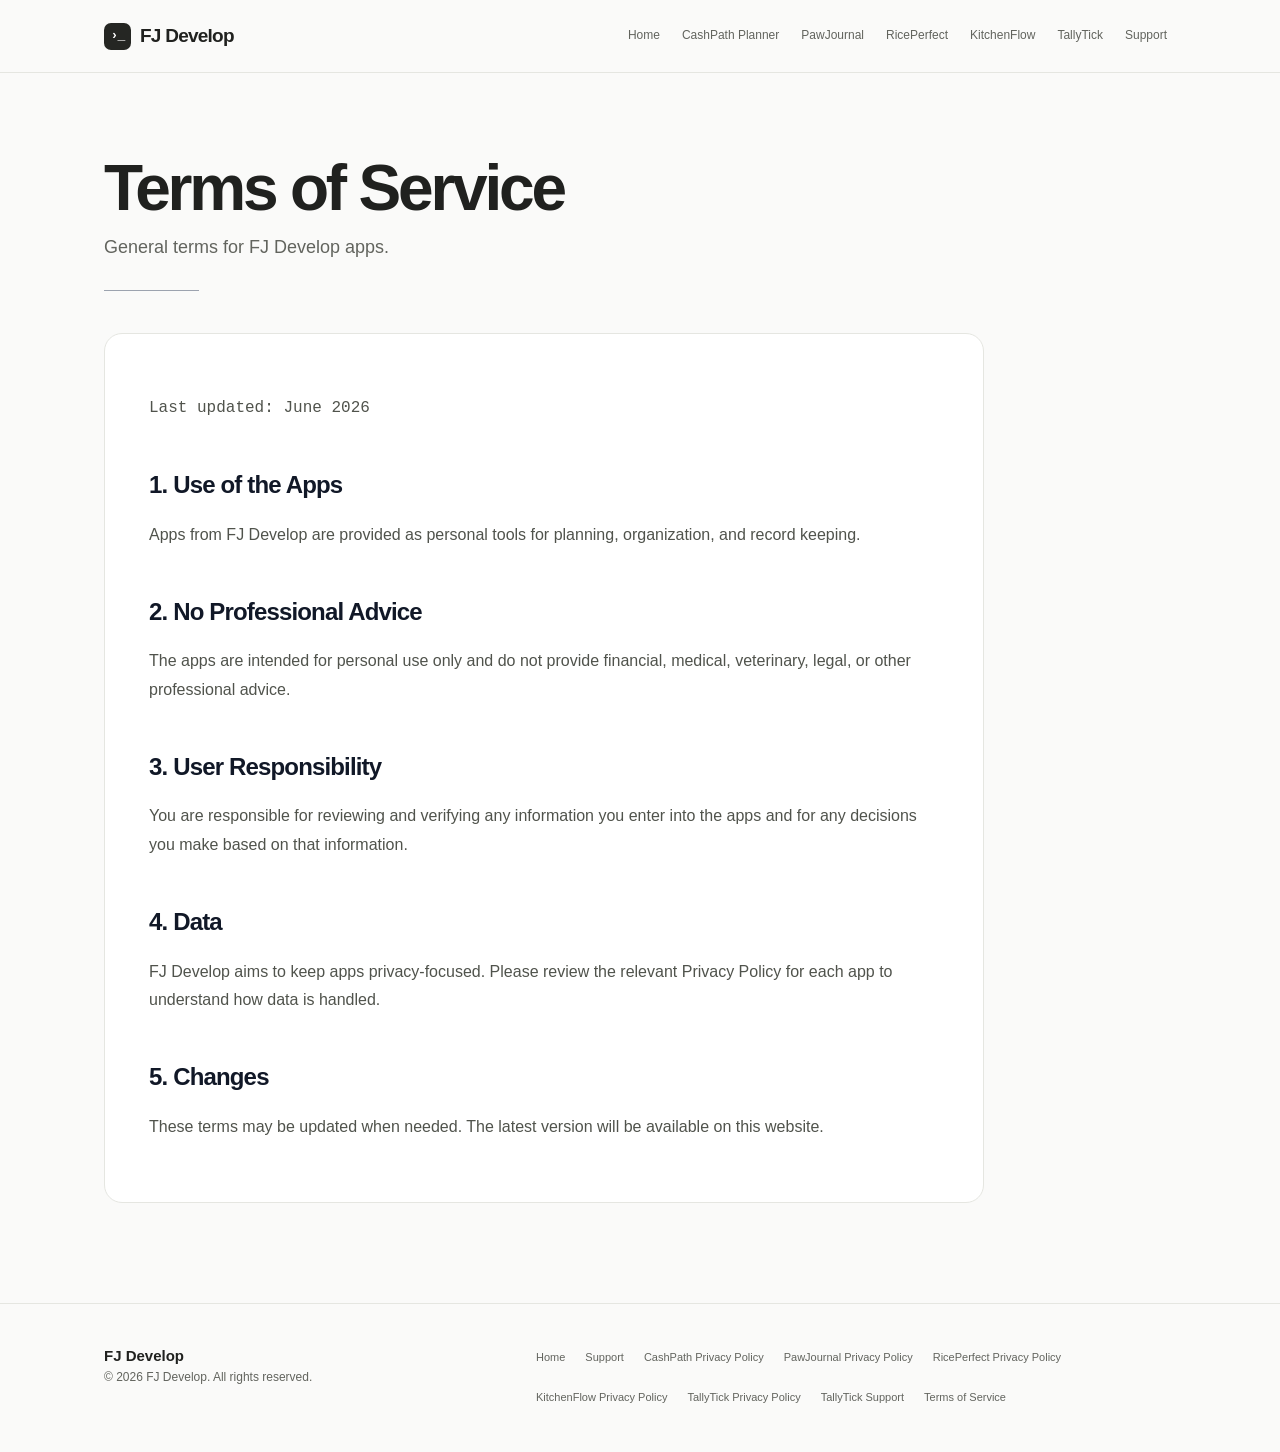
<file: terms.html>
<!DOCTYPE html>
<html lang="en">
<head>
<meta charset="UTF-8">
<meta name="viewport" content="width=device-width, initial-scale=1.0">
<title>Terms of Service | FJ Develop</title>
<meta name="description" content="FJ Develop creates privacy-focused applications with clean, modern design.">
<link rel="stylesheet" href="css/style.css">
<script defer src="js/main.js"></script>
</head>
<body>
<a class="skip-link" href="#main">Skip to content</a>
<header class="header">
  <nav class="nav" aria-label="Main navigation">
    <a class="logo" href="index.html"><span class="logo-mark">›_</span>FJ Develop</a>
    <div class="nav-links">
      <a href="index.html" class="">Home</a>
<a href="cashpath.html" class="">CashPath Planner</a>
<a href="pawjournal.html" class="">PawJournal</a>
<a href="riceperfect.html" class="">RicePerfect</a>
<a href="kitchenflow.html" class="">KitchenFlow</a>
<a href="tallytick.html">TallyTick</a>
<a href="support.html" class="">Support</a>
    </div>
  </nav>
</header>

<main id="main" class="container">
  <section class="page-hero">
    <h1>Terms of Service</h1>
    <p>General terms for FJ Develop apps.</p>
    <div class="rule"></div>
  </section>

  <article class="doc-card">
    <p class="updated">Last updated: June 2026</p>

    <h2>1. Use of the Apps</h2>
    <p>Apps from FJ Develop are provided as personal tools for planning, organization, and record keeping.</p>

    <h2>2. No Professional Advice</h2>
    <p>The apps are intended for personal use only and do not provide financial, medical, veterinary, legal, or other professional advice.</p>

    <h2>3. User Responsibility</h2>
    <p>You are responsible for reviewing and verifying any information you enter into the apps and for any decisions you make based on that information.</p>

    <h2>4. Data</h2>
    <p>FJ Develop aims to keep apps privacy-focused. Please review the relevant Privacy Policy for each app to understand how data is handled.</p>

    <h2>5. Changes</h2>
    <p>These terms may be updated when needed. The latest version will be available on this website.</p>
  </article>
</main>

<footer class="footer">
  <div class="container">
    <div><strong>FJ Develop</strong><br>© 2026 FJ Develop. All rights reserved.</div>
    <div class="footer-links">
      <a href="index.html">Home</a>
      <a href="support.html">Support</a>
      <a href="privacy-cashpath.html">CashPath Privacy Policy</a>
      <a href="privacy-pawjournal.html">PawJournal Privacy Policy</a>
      <a href="privacy-riceperfect.html">RicePerfect Privacy Policy</a>
      <a href="privacy-kitchenflow.html">KitchenFlow Privacy Policy</a>
      <a href="privacy-tallytick.html">TallyTick Privacy Policy</a>
      <a href="support-tallytick.html">TallyTick Support</a>
      <a href="terms.html">Terms of Service</a>
    </div>
  </div>
</footer>
</body>
</html>
</file>
<file: css/style.css>
:root{
  --bg:#f5f6f8;
  --surface:#ffffff;
  --surface-soft:#eef0f3;
  --text:#08090b;
  --muted:#34445c;
  --line:#cfd4dc;
  --dark:#000;
  --radius:10px;
  --max:1120px;
}
*{box-sizing:border-box}
html{scroll-behavior:smooth}
body{
  margin:0;
  font-family:-apple-system,BlinkMacSystemFont,"SF Pro Display","SF Pro Text",Segoe UI,Roboto,Arial,sans-serif;
  background:var(--bg);
  color:var(--text);
  line-height:1.55;
}
a{color:inherit;text-decoration:none}
img{max-width:100%;display:block}
.header{
  position:sticky;top:0;z-index:20;
  background:rgba(255,255,255,.86);
  backdrop-filter:blur(18px);
  border-bottom:1px solid var(--line);
}
.nav{
  max-width:var(--max);
  margin:auto;
  padding:16px 24px;
  display:flex;
  justify-content:space-between;
  align-items:center;
  gap:24px;
}
.logo{
  font-weight:800;
  font-size:24px;
  letter-spacing:.2px;
}
.logo.small{font-size:15px}
.logo-mark{
  display:inline-grid;
  place-items:center;
  width:25px;height:25px;
  border-radius:6px;
  background:#111827;color:white;
  margin-right:8px;
  font-size:14px;
}
.nav-links{
  display:flex;
  gap:30px;
  align-items:center;
  font-family:ui-monospace,SFMono-Regular,Menlo,Monaco,Consolas,monospace;
  font-size:13px;
}
.nav-links a{color:#263349;border-bottom:2px solid transparent;padding:4px 0}
.nav-links a.active,.nav-links a:hover{border-color:#111;color:#000}
.container{max-width:var(--max);margin:auto;padding:0 24px}
.hero{
  text-align:center;
  padding:84px 24px 92px;
}
.badge{
  display:inline-flex;
  align-items:center;
  gap:8px;
  background:#e9ebef;
  border-radius:999px;
  padding:7px 14px;
  font-family:ui-monospace,SFMono-Regular,Menlo,Monaco,Consolas,monospace;
  font-size:12px;
  color:#111827;
  margin-bottom:24px;
}
.hero h1{
  max-width:760px;
  margin:0 auto 18px;
  font-size:clamp(36px,6vw,62px);
  line-height:1.03;
  letter-spacing:-.06em;
}
.hero p{
  max-width:650px;
  margin:0 auto 38px;
  color:#1f2d45;
  font-size:18px;
}
.actions{display:flex;gap:16px;justify-content:center;flex-wrap:wrap}
.button{
  display:inline-flex;
  justify-content:center;
  align-items:center;
  min-width:170px;
  padding:16px 24px;
  border:1px solid #111;
  font-weight:700;
  font-size:14px;
  background:white;
}
.button.primary{background:#000;color:white}
.section{padding-block:64px}
.app-grid{
  display:grid;
  grid-template-columns:minmax(0,1.15fr) minmax(0,.85fr);
  grid-template-areas:"text icon";
  gap:24px;
  margin-bottom:72px;
}
.app-grid.reverse{grid-template-columns:minmax(0,.85fr) minmax(0,1.15fr);grid-template-areas:"icon text"}
.app-grid > .app-card{grid-area:text}
.app-grid > .icon-panel{grid-area:icon}
.app-grid > *{min-width:0}
.panel{
  background:var(--surface);
  border:1px solid var(--line);
  border-radius:8px;
  min-height:350px;
}
.app-card{
  padding:clamp(24px,4vw,46px);
  display:flex;
  flex-direction:column;
  justify-content:center;
}
.app-card h2{
  font-size:clamp(26px,3.4vw,34px);
  letter-spacing:-.04em;
  margin:0 0 20px;
}
.app-card p{font-size:17px;color:#1f2d45;max-width:560px}
.tags{display:flex;flex-wrap:wrap;gap:12px;margin:34px 0}
.tag{
  font-family:ui-monospace,SFMono-Regular,Menlo,Monaco,Consolas,monospace;
  font-size:12px;
  background:#eef0f3;
  padding:7px 14px;
}
.mini-links{
  display:flex;gap:24px;flex-wrap:wrap;
  margin-top:28px;
  font-family:ui-monospace,SFMono-Regular,Menlo,Monaco,Consolas,monospace;
  font-size:12px;
}
.mini-links a:hover{text-decoration:underline}
.icon-panel{
  display:grid;
  place-items:center;
  background:#f0f1f4;
}
.app-icon{
  width:170px;
  height:170px;
  object-fit:cover;
  border-radius:28px;
  box-shadow:0 18px 45px rgba(0,0,0,.15);
}
.benefits-wrap{
  background:#f0f1f4;
  padding:72px 0;
}
.center-title{text-align:center;font-size:28px;margin:0 0 42px;letter-spacing:-.03em}
.benefits{
  display:grid;
  grid-template-columns:repeat(3,1fr);
  gap:24px;
}
.benefit{
  background:white;
  border:1px solid var(--line);
  padding:32px;
  min-height:170px;
}
.benefit .ico{font-size:24px}
.benefit h3{font-size:22px;margin:18px 0 8px}
.benefit p{color:#34445c;margin:0}
.cta{
  background:#000;
  color:white;
  border-radius:8px;
  text-align:center;
  padding:62px 28px;
  margin:72px 0;
}
.cta h2{font-size:32px;letter-spacing:-.04em;margin:0 0 14px}
.cta p{max-width:620px;margin:0 auto 28px;color:#f1f5f9}
.email-box{
  display:inline-flex;
  background:white;color:#111;
  padding:14px 34px;
  font-family:ui-monospace,SFMono-Regular,Menlo,Monaco,Consolas,monospace;
}
.footer{
  border-top:1px solid var(--line);
  padding:48px 0;
  color:#667085;
}
.footer .container{
  display:flex;
  justify-content:space-between;
  gap:20px;
  flex-wrap:wrap;
  align-items:center;
}
.footer-links{display:flex;gap:28px;flex-wrap:wrap;font-size:13px}
.footer a:hover{text-decoration:underline}
.page-hero{
  padding:80px 0 42px;
  position:relative;
}
.page-hero h1{
  font-size:clamp(40px,7vw,64px);
  letter-spacing:-.06em;
  margin:0 0 8px;
}
.page-hero p{font-size:20px;color:#34445c;margin:0 0 28px}
.rule{width:95px;height:1px;background:#9ca3af}
.doc-card{
  position:relative;
  background:white;
  border:1px solid var(--line);
  border-radius:8px;
  padding:56px;
  max-width:880px;
  margin-bottom:100px;
  box-shadow:0 10px 25px rgba(15,23,42,.04);
}
.doc-card h2{font-size:24px;margin:42px 0 16px;letter-spacing:-.03em}
.doc-card h2:first-of-type{margin-top:0}
.doc-card p,.doc-card li{font-size:16px;color:#1f2937}
.doc-card ul{padding-left:24px}
.updated{
  font-family:ui-monospace,SFMono-Regular,Menlo,Monaco,Consolas,monospace;
  margin-bottom:42px;
}
.notice{
  margin-top:52px;
  background:#f0f1f4;
  border-left:4px solid #111;
  padding:30px;
  border-radius:4px;
}
.support-grid{
  display:grid;
  grid-template-columns:repeat(2,1fr);
  gap:28px;
  margin:50px 0;
}
.support-card{
  background:white;
  border:1px solid var(--line);
  border-radius:8px;
  padding:36px;
}
.support-card h2{font-size:30px;margin:0 0 20px;letter-spacing:-.04em}
.tip{
  background:#f0f1f4;
  border:1px solid #d7dce3;
  border-radius:6px;
  padding:20px;
  margin:28px 0;
}
.stats-grid{
  display:grid;
  grid-template-columns:repeat(3,1fr);
  gap:24px;
  margin:30px 0 70px;
}
.stat{
  text-align:center;
  border:1px solid var(--line);
  border-radius:8px;
  padding:34px;
  background:#f8f9fb;
}
.wide-banner{
  min-height:330px;
  border:1px solid var(--line);
  border-radius:8px;
  background:linear-gradient(90deg,#e7e9ec,#fff,#d8dadd);
  display:flex;
  align-items:flex-end;
  padding:56px;
  margin-bottom:90px;
}
.wide-banner h2{font-size:34px;margin:0 0 10px}
.app-detail{
  display:grid;
  grid-template-columns:.7fr 1.3fr;
  gap:32px;
  align-items:center;
  padding:36px 0 70px;
}
.app-detail .app-icon{width:220px;height:220px;margin:auto}
.app-detail h1{
  font-size:clamp(42px,7vw,72px);
  line-height:1;
  letter-spacing:-.07em;
  margin:0 0 20px;
}
.feature-list{
  display:grid;
  grid-template-columns:repeat(3,1fr);
  gap:20px;
  margin-bottom:80px;
}
.feature{
  background:white;border:1px solid var(--line);border-radius:8px;padding:30px;
}
.feature h3{margin:0 0 10px;font-size:20px}
/* Navigation adapts before the content columns need to stack. */
.logo{flex-shrink:0;white-space:nowrap}
.nav-links{min-width:0}
.nav-links a{white-space:nowrap}
#apps{scroll-margin-top:150px}
.email-box{max-width:100%;overflow-wrap:anywhere;display:inline-block}
.doc-card{overflow-wrap:anywhere}
.page-hero.container{padding-inline:24px}
@media(max-width:960px){
  .nav{flex-direction:column;align-items:flex-start;gap:8px}
  .nav-links{flex-wrap:wrap;gap:4px 20px;font-size:12px}
  .nav-links a{min-height:44px;display:inline-flex;align-items:center}
  .feature-list,.stats-grid{grid-template-columns:repeat(2,minmax(0,1fr))}
}
@media(max-width:800px){
  .app-grid,.app-grid.reverse,.support-grid,.app-detail{grid-template-columns:minmax(0,1fr)}
  .app-grid,.app-grid.reverse{grid-template-areas:"text" "icon";gap:12px;margin-bottom:48px}
  .app-grid .panel{min-height:0}
  .app-grid .icon-panel{padding:28px;min-height:220px}
  .app-card,.support-card,.doc-card{padding:clamp(24px,4vw,30px)}
  .app-card .tags{margin:20px 0}
  .app-card .mini-links{margin-top:12px;gap:8px 20px}
  .mini-links a{min-height:44px;display:inline-flex;align-items:center}
  .hero{padding:56px 24px}
  .section{padding-block:40px}
  .footer .container{align-items:flex-start;flex-direction:column}
  .footer-links{gap:12px 24px}
}
@media(max-width:600px){
  .container,.nav,.page-hero.container{padding-inline:20px}
  .nav{padding-block:12px}
  .nav-links{gap:0 16px}
  .benefits,.feature-list,.stats-grid{grid-template-columns:minmax(0,1fr)}
  .benefit,.feature,.stat{padding:24px}
  .page-hero{padding-top:40px}
  .page-hero h1{font-size:clamp(32px,8vw,40px)}
  .page-hero p{font-size:18px}
  .app-detail{gap:24px;padding-bottom:40px}
  .app-detail h1{font-size:clamp(36px,9vw,48px)}
  .app-detail .app-icon{width:170px;height:170px}
  .notice,.tip{padding:20px}
  .email-box{padding:14px 16px}
  .cta{padding:36px 20px;margin:40px 0}
}

/* v2 Apple-ready polish */
.footer a[href^='mailto:']{display:none}.privacy-list{margin-top:10px}.doc-card h2{color:#111827}

/* TallyTick and shared navigation accessibility */
a:focus-visible{outline:3px solid #1463df;outline-offset:4px}
.skip-link{position:fixed;top:8px;left:8px;z-index:100;background:white;padding:12px 20px;transform:translateY(-160%)}
.skip-link:focus{transform:translateY(0)}
.nav-links{gap:18px;flex-wrap:wrap;justify-content:flex-end}
.logo{flex-shrink:0}
.doc-card a:not(.button){text-decoration:underline;text-underline-offset:3px}
.feature h2{margin:0 0 10px;font-size:20px}
.time-example{font-size:clamp(19px,3vw,28px)!important;font-variant-numeric:tabular-nums}
@media(max-width:600px){
  .nav{flex-direction:column;gap:10px;padding:12px 20px}
  .nav-links{justify-content:flex-start;gap:2px 16px;font-size:12px}
  .nav-links a{min-height:44px;display:inline-flex;align-items:center}
  .container{padding-left:20px;padding-right:20px}
  .container.section{padding-left:20px;padding-right:20px}
  .page-hero{padding-top:36px}
  .page-hero h1{font-size:38px;overflow-wrap:anywhere}
  .app-card,.support-card,.doc-card{padding:24px}
  .icon-panel{min-height:260px}
  .app-grid{margin-bottom:36px}
  .doc-card p,.doc-card a{overflow-wrap:anywhere}
  .wide-banner{padding:24px}
}
@media(prefers-reduced-motion:reduce){html{scroll-behavior:auto}}

/* Design refresh: quiet surfaces, readable type and purposeful feedback. */
:root{
  --bg:#fafaf9;--surface:#fff;--surface-soft:#f3f3f1;
  --text:#20211f;--muted:#62645e;--line:#e5e6e1;
  --radius:18px;--max:1120px;
  --ease-out:cubic-bezier(.22,1,.36,1);
}
body{font-family:-apple-system,BlinkMacSystemFont,"SF Pro Text",Segoe UI,Roboto,Arial,sans-serif;-webkit-font-smoothing:antialiased;line-height:1.65}
h1,h2,h3{color:var(--text);text-wrap:balance}
p,li{color:var(--muted)}
.header{background:rgba(250,250,249,.94);backdrop-filter:blur(16px);border-color:var(--line)}
.nav{padding-block:18px;gap:24px}
.logo{display:inline-flex;align-items:center;font-size:19px;font-weight:650;letter-spacing:-.04em}
.logo-mark{display:inline-grid;background:#252623;font-family:ui-monospace,monospace;font-size:13px;border-radius:7px;width:27px;height:27px;margin-right:9px}
.nav-links{gap:6px 4px;font-family:inherit;font-size:12px}
.nav-links a{padding:7px 9px;border:0;border-radius:7px;color:var(--muted);min-height:36px;display:inline-flex;align-items:center}
.nav-links a.active{background:#eaece6;color:var(--text)}
.hero{max-width:920px;margin:auto;padding:100px 24px 88px}
.badge{font-family:inherit;background:#eff0eb;border:1px solid #e4e6df;font-size:12px;font-weight:500;padding:5px 11px;margin-bottom:26px;color:#50554a;letter-spacing:.01em}
.hero h1{font-size:clamp(39px,5.8vw,66px);font-weight:600;line-height:1.09;letter-spacing:-.055em;max-width:790px;margin-bottom:24px}
.hero h1 em{font-style:normal;color:#68765a}
.hero p{font-size:18px;line-height:1.7;max-width:540px;color:var(--muted);margin-bottom:30px}
.actions{gap:10px}
.button{min-width:0;min-height:46px;padding:11px 20px;border:1px solid #dbddd6;border-radius:10px;background:white;color:var(--text);font-size:13px;font-weight:550;line-height:1.5;box-shadow:0 1px 2px #20211f08;transition:transform 160ms var(--ease-out),background-color 160ms ease,border-color 160ms ease,box-shadow 160ms ease}
.button.primary{background:#292d25;border-color:#292d25;color:#fff;box-shadow:0 2px 3px #20211f12}
.button:active{transform:scale(.97)}
.section{padding-block:32px 72px}
.section-heading{display:flex;justify-content:space-between;align-items:flex-end;gap:24px;margin-bottom:32px}
.eyebrow{font-size:11px;letter-spacing:.1em;text-transform:uppercase;font-weight:600;color:#6b7262}
.section-heading h2{font-size:clamp(25px,3vw,32px);font-weight:550;letter-spacing:-.04em;margin:8px 0 0}
.section-heading p{font-size:13px;margin:0 0 4px}
.app-grid,.app-grid.reverse{grid-template-columns:minmax(0,1.35fr) minmax(0,.65fr);grid-template-areas:"text icon";gap:0;margin-bottom:20px;border:1px solid var(--line);border-radius:var(--radius);overflow:hidden;background:white;box-shadow:0 2px 5px #20211f03}
.panel{border:0;border-radius:0;min-height:310px}
.app-card{padding:36px 40px;background:transparent}
.app-card h2{font-size:27px;font-weight:550;letter-spacing:-.04em;margin:0 0 12px}
.app-card p{font-size:15px;line-height:1.75;color:var(--muted);margin:0;max-width:535px}
.tags{gap:7px;margin:22px 0 0}
.tag{font-family:inherit;font-size:11px;line-height:1.5;padding:5px 9px;border-radius:6px;background:#f3f4f0;color:#62665b}
.mini-links{font-family:inherit;font-size:12px;font-weight:550;gap:16px;margin-top:22px}
.mini-links a{min-height:36px;display:inline-flex;align-items:center;text-underline-offset:4px}
.mini-links a:first-child{color:#465b36}
.icon-panel{background:radial-gradient(ellipse at 50% 45%,#fff 0%,#f1f3ec 75%);border-left:1px solid var(--line);padding:32px}
.app-icon{width:132px;height:132px;border-radius:28px;box-shadow:0 12px 24px -10px #29312235,0 2px 5px #29312212}
.benefits-wrap{background:#f1f2ed;border-top:1px solid var(--line);padding:64px 0}
.center-title{font-size:27px;font-weight:550;letter-spacing:-.04em;margin-bottom:30px}
.benefit{border:0;border-radius:14px;background:#fafbf8;padding:28px;min-height:0}
.benefit .ico{font-family:ui-monospace,monospace;font-size:12px;color:#758166}
.benefit h3{font-size:18px;font-weight:550;margin:16px 0 6px;letter-spacing:-.02em}
.benefit p{font-size:14px;color:var(--muted)}
.page-hero h1,.app-detail h1{letter-spacing:-.05em;font-weight:600;line-height:1.12}
.page-hero p{color:var(--muted);font-size:18px}
.page-hero h2{overflow-wrap:anywhere}
.app-detail{padding:72px 0;gap:48px}
.app-detail .actions{justify-content:flex-start;margin-top:26px}
.app-detail p{max-width:620px}
.app-detail .app-icon{width:180px;height:180px;border-radius:38px}
.doc-card,.support-card,.feature,.stat{border-color:var(--line);border-radius:var(--radius);box-shadow:0 2px 5px #20211f03}
.doc-card{padding:44px;box-shadow:none}
.doc-card p,.doc-card li{color:#50534c;line-height:1.8}
.doc-card h2,.support-card h2{font-weight:550;letter-spacing:-.035em}
.support-card h2{font-size:25px}
.feature{padding:28px}
.feature h2,.feature h3{font-size:19px;font-weight:550;letter-spacing:-.025em}
.feature p,.support-card p,.support-card li,.stat p{font-size:15px}
.tip,.notice{background:#f2f4ee;border-color:#dce1d4;border-radius:10px}
.wide-banner{min-height:240px;background:linear-gradient(120deg,#eef1e8,#fafbf8);border-color:var(--line);border-radius:var(--radius)}
.wide-banner h2{font-size:30px;font-weight:550;letter-spacing:-.04em}
.cta{background:#292d25;border-radius:var(--radius)}
.cta h2,.cta p{color:white}
.footer{padding:40px 0;color:var(--muted);font-size:12px;background:var(--bg)}
.footer .container{align-items:flex-start;gap:32px}
.footer strong{color:var(--text);font-size:15px;font-weight:600}
.footer-links{max-width:640px;gap:12px 20px;font-size:11px}
.footer-links a{min-height:28px;display:inline-flex;align-items:center}
a:focus-visible{outline:2px solid #607c47;outline-offset:4px;border-radius:4px}
.skip-link{border:1px solid var(--line);border-radius:8px;color:var(--text)}
@media(hover:hover){
 .button:hover{background:#f3f4ef;border-color:#c8cec0;box-shadow:0 2px 5px #20211f0a}
 .button.primary:hover{background:#3c4533;border-color:#3c4533}
 .nav-links a:hover{background:#eff0eb;color:var(--text)}
}
@media(max-width:960px){
 .nav{gap:10px}.nav-links{justify-content:flex-start}.nav-links a{min-height:44px}
 #apps{scroll-margin-top:185px}
}
@media(max-width:800px){
 .hero{padding:64px 24px}.section-heading{align-items:flex-start;flex-direction:column;gap:8px}
 .app-grid,.app-grid.reverse{grid-template-columns:minmax(0,1fr);grid-template-areas:"icon" "text";gap:0;margin-bottom:20px}
 .app-grid .icon-panel{min-height:180px;padding:28px;border-left:0;border-bottom:1px solid var(--line)}
 .app-grid .app-card{padding:28px}.app-grid .app-icon{width:112px;height:112px;border-radius:24px}
 .app-card .tags{margin:20px 0 0}.app-card .mini-links{margin-top:16px;gap:8px 16px}
 .mini-links a{min-height:44px}.app-detail{padding:40px 0;gap:28px}
}
@media(max-width:600px){
 .hero{padding:48px 20px 52px}.hero p{font-size:16px}.hero h1{font-size:clamp(36px,9.5vw,48px)}
 .nav{padding:12px 20px}.nav-links{gap:0 2px;font-size:11px}.nav-links a{padding-inline:7px}
 .section{padding-block:24px 44px}.section-heading{margin-bottom:24px}
 .benefits-wrap{padding:44px 0}.benefit{padding:24px}
 .doc-card,.support-card{padding:24px}.doc-card{margin-bottom:56px}
 .app-detail .app-icon{width:144px;height:144px;border-radius:31px}
 .app-detail .actions .button{flex:1;min-width:135px;text-align:center}
 .footer-links{gap:6px 16px}.wide-banner h2{font-size:26px}
}
@media(prefers-reduced-motion:reduce){
 html{scroll-behavior:auto}.button{transition:none}.button:active{transform:none}
}
</file>
